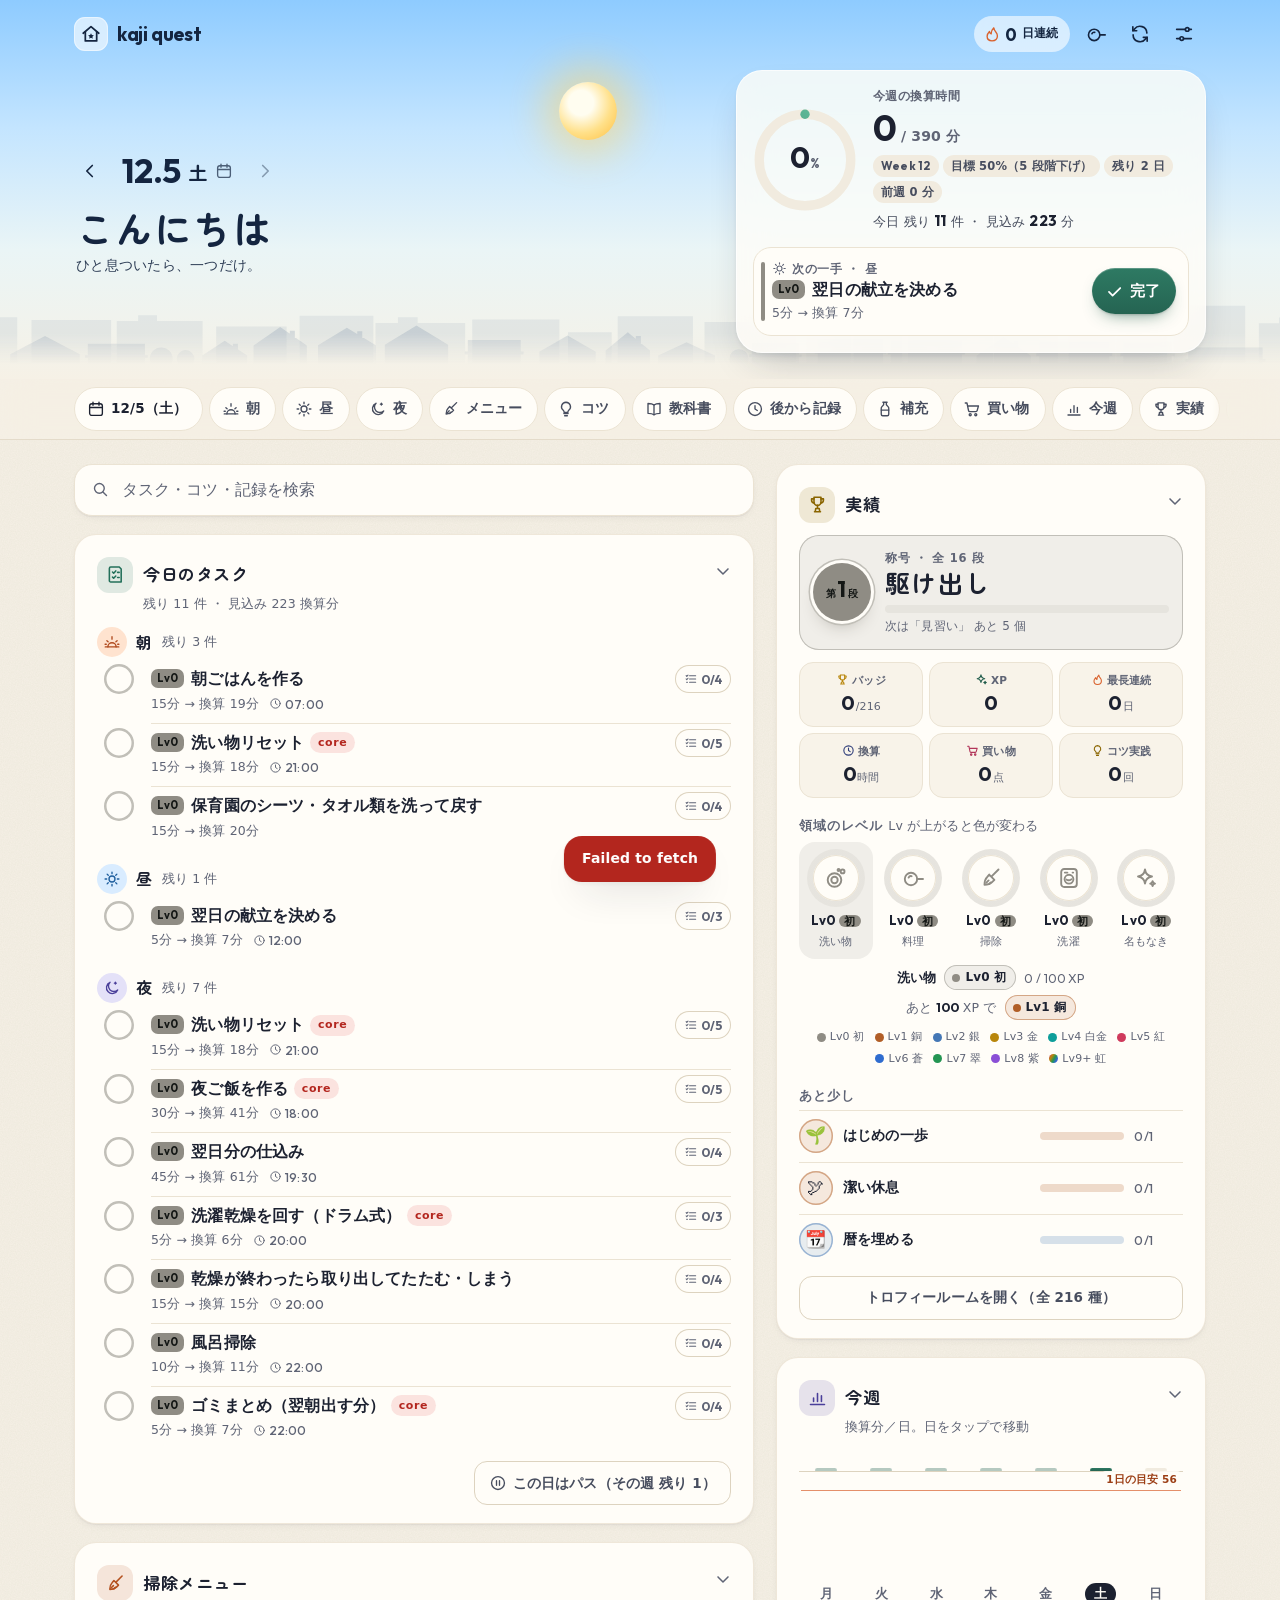
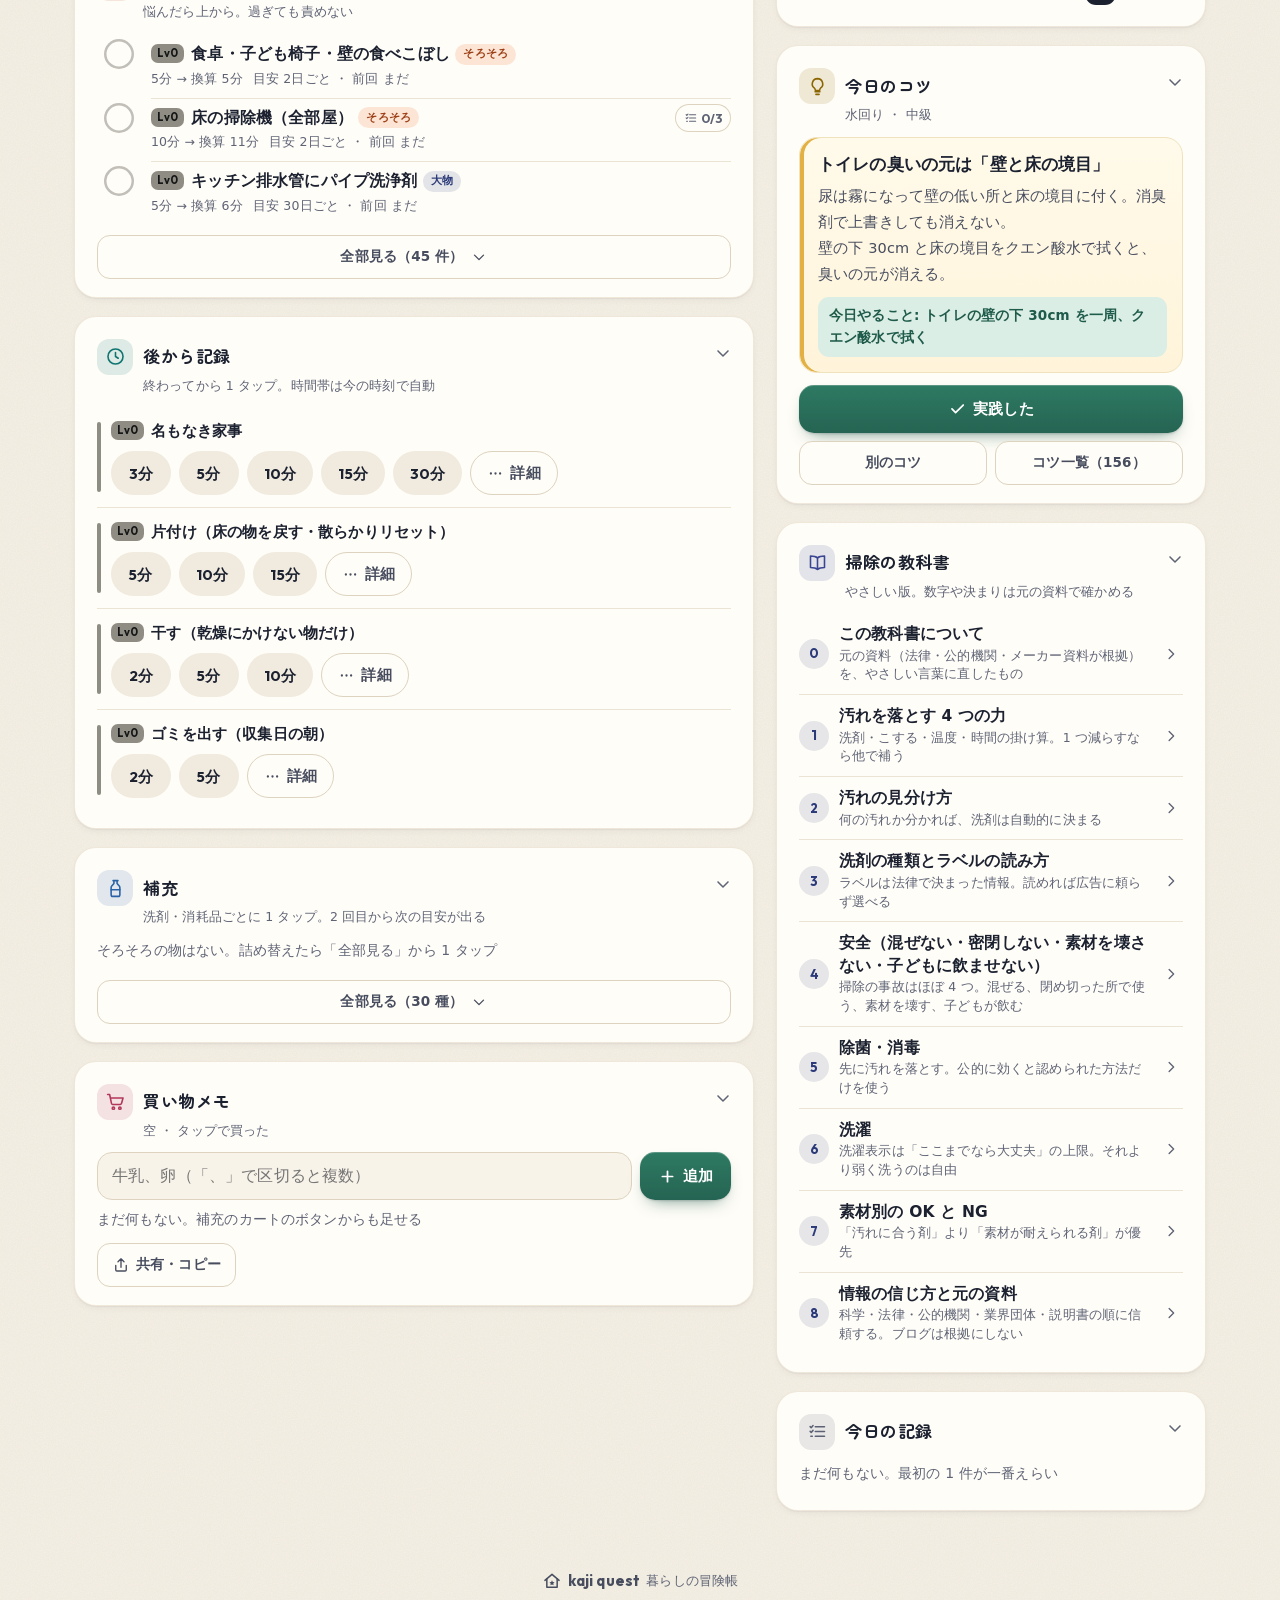
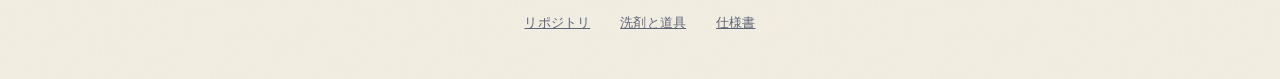
<file: index.html>
<!doctype html>
<html lang="ja">
<head>
<meta charset="utf-8">
<meta name="viewport" content="width=device-width, initial-scale=1, viewport-fit=cover">
<meta name="color-scheme" content="light dark">
<meta name="theme-color" content="#f6f1e6" media="(prefers-color-scheme: light)">
<meta name="theme-color" content="#0f1220" media="(prefers-color-scheme: dark)">
<meta name="description" content="家事を続けるための、ひとり用の冒険帳。1 タップで記録して、レベルと称号が育つ。">
<meta name="apple-mobile-web-app-capable" content="yes">
<meta name="apple-mobile-web-app-status-bar-style" content="default">
<meta name="apple-mobile-web-app-title" content="kaji quest">
<title>kaji quest — 暮らしの冒険帳</title>
<link rel="manifest" href="manifest.webmanifest">
<link rel="icon" href="icon.svg" type="image/svg+xml">
<link rel="apple-touch-icon" href="icon.svg">
<link rel="preload" href="fonts/outfit.woff2" as="font" type="font/woff2" crossorigin>
<link rel="preload" href="fonts/zen-maru-700.woff2" as="font" type="font/woff2" crossorigin>
<link rel="stylesheet" href="style.css">
</head>
<body>
<svg class="sprite" xmlns="http://www.w3.org/2000/svg" aria-hidden="true" focusable="false">
  <symbol id="i-logo" viewBox="0 0 24 24"><path d="M3.5 11.2 12 4l8.5 7.2"/><path d="M5.8 9.6v9.9h12.4V9.6"/><path d="m12 11.2.95 1.95 2.15.3-1.55 1.5.37 2.12L12 16.06l-1.92 1.01.37-2.12-1.55-1.5 2.15-.3z" fill="currentColor" stroke="none"/></symbol>
  <symbol id="i-sunrise" viewBox="0 0 24 24"><path d="M3 18.5h18"/><path d="M6.5 18.5a5.5 5.5 0 0 1 11 0"/><path d="M12 5v3.2M5.2 10.4l1.6 1.4M18.8 10.4l-1.6 1.4M2.8 15h1.6M19.6 15h1.6"/></symbol>
  <symbol id="i-sun" viewBox="0 0 24 24"><circle cx="12" cy="12" r="4"/><path d="M12 2.8v2.1M12 19.1v2.1M2.8 12h2.1M19.1 12h2.1M5.5 5.5 7 7M17 17l1.5 1.5M5.5 18.5 7 17M17 7l1.5-1.5"/></symbol>
  <symbol id="i-moon" viewBox="0 0 24 24"><path d="M19.6 14.6A7.8 7.8 0 1 1 9.4 4.4a6.3 6.3 0 0 0 10.2 10.2z"/><path d="M16.5 4.2v2.6M15.2 5.5h2.6" /></symbol>
  <symbol id="i-search" viewBox="0 0 24 24"><circle cx="10.8" cy="10.8" r="6.3"/><path d="m20 20-4.6-4.6"/></symbol>
  <symbol id="i-sliders" viewBox="0 0 24 24"><path d="M4 7h9.5M17.5 7H20M4 17h3.5M11.5 17H20"/><circle cx="15.5" cy="7" r="2"/><circle cx="9.5" cy="17" r="2"/></symbol>
  <symbol id="i-refresh" viewBox="0 0 24 24"><path d="M19.5 11A7.5 7.5 0 0 0 6 6.6L4.2 8.4"/><path d="M4.2 4.2v4.2h4.2"/><path d="M4.5 13A7.5 7.5 0 0 0 18 17.4l1.8-1.8"/><path d="M19.8 19.8v-4.2h-4.2"/></symbol>
  <symbol id="i-chev-l" viewBox="0 0 24 24"><path d="m14.5 18-6-6 6-6"/></symbol>
  <symbol id="i-chev-r" viewBox="0 0 24 24"><path d="m9.5 18 6-6-6-6"/></symbol>
  <symbol id="i-chev-d" viewBox="0 0 24 24"><path d="m6 9.5 6 6 6-6"/></symbol>
  <symbol id="i-flame" viewBox="0 0 24 24"><path d="M12 21.2c-3.8 0-6.5-2.6-6.5-6.3 0-2.6 1.5-4.6 3.1-6.3.25 1.7 1.1 2.8 2.3 3.3-.25-3.2 1.15-5.8 3.5-8.1.35 2.7 1.6 4.3 2.9 5.8 1.15 1.3 1.9 2.9 1.9 5.2 0 3.8-2.8 6.4-7.2 6.4z"/></symbol>
  <symbol id="i-trophy" viewBox="0 0 24 24"><path d="M8 3.8h8V9a4 4 0 0 1-8 0z"/><path d="M8 5.6H5.2v1.2A3.6 3.6 0 0 0 8.4 10.4M16 5.6h2.8v1.2a3.6 3.6 0 0 1-3.2 3.6"/><path d="M12 13v3.6M8.6 20.2h6.8M10 16.6h4l.6 3.6H9.4z"/></symbol>
  <symbol id="i-broom" viewBox="0 0 24 24"><path d="M19.5 3.5 12.6 10.4"/><path d="M10.2 8.6 15.4 13.8l-2.3 2.3c-1.7 1.7-4.6 2.6-7.6 2.6 0-3 .9-5.9 2.6-7.6z"/><path d="M7.4 16.6 9.6 14.4M10.2 18l1.6-1.6"/></symbol>
  <symbol id="i-pan" viewBox="0 0 24 24"><circle cx="10" cy="13" r="6.2"/><path d="M16.2 13H22"/><path d="M7.6 11.6a2.6 2.6 0 0 1 3-1.4"/></symbol>
  <symbol id="i-dish" viewBox="0 0 24 24"><circle cx="10.5" cy="14" r="6.8"/><circle cx="10.5" cy="14" r="3.2"/><circle cx="18.6" cy="5.4" r="1.9"/><circle cx="14.6" cy="3.9" r="1.05"/></symbol>
  <symbol id="i-washer" viewBox="0 0 24 24"><rect x="4.2" y="3" width="15.6" height="18" rx="3"/><circle cx="12" cy="13.2" r="4.4"/><path d="M7.8 6.6h2.6M15.6 6.6h.6"/><path d="M9.6 13.6c.9.9 3.9.9 4.8-.4" /></symbol>
  <symbol id="i-sparkle" viewBox="0 0 24 24"><path d="M11 3.5c.6 4.3 2.8 6.4 7 7-4.2.6-6.4 2.8-7 7-.6-4.2-2.7-6.4-7-7 4.3-.6 6.4-2.7 7-7z"/><path d="M18.6 15.2c.25 1.5.95 2.2 2.4 2.4-1.45.25-2.15.95-2.4 2.4-.25-1.45-.9-2.15-2.4-2.4 1.5-.2 2.15-.9 2.4-2.4z"/></symbol>
  <symbol id="i-bulb" viewBox="0 0 24 24"><path d="M9.2 18h5.6M10.2 21h3.6"/><path d="M12 3a6 6 0 0 0-3.7 10.7c.65.55 1.05 1.25 1.15 2.05l.1.75h4.9l.1-.75c.1-.8.5-1.5 1.15-2.05A6 6 0 0 0 12 3z"/></symbol>
  <symbol id="i-book" viewBox="0 0 24 24"><path d="M12 6.6C10.2 5.1 7.7 4.6 4 4.6v13.2c3.7 0 6.2.5 8 2 1.8-1.5 4.3-2 8-2V4.6c-3.7 0-6.2.5-8 2z"/><path d="M12 6.6v13.2"/></symbol>
  <symbol id="i-clock" viewBox="0 0 24 24"><circle cx="12" cy="12" r="8.6"/><path d="M12 7.4V12l3.1 2"/></symbol>
  <symbol id="i-bottle" viewBox="0 0 24 24"><path d="M9.2 3h5.6M10.2 3v3.3L7.7 9.1A3 3 0 0 0 7 11v8a2 2 0 0 0 2 2h6a2 2 0 0 0 2-2v-8a3 3 0 0 0-.7-1.9l-2.5-2.8V3"/><path d="M7 13.4h10"/></symbol>
  <symbol id="i-cart" viewBox="0 0 24 24"><path d="M3 4h2.3l2.1 10.1a1.6 1.6 0 0 0 1.6 1.3h8.3a1.6 1.6 0 0 0 1.55-1.2L20.6 8H6.2"/><circle cx="9.6" cy="19.6" r="1.35"/><circle cx="17" cy="19.6" r="1.35"/></symbol>
  <symbol id="i-chart" viewBox="0 0 24 24"><path d="M4 20h16"/><path d="M7.5 16.5v-4M12 16.5V7.5M16.5 16.5V10"/></symbol>
  <symbol id="i-list" viewBox="0 0 24 24"><path d="M9.5 6.5H20M9.5 12H20M9.5 17.5H20"/><path d="m3.6 6.4 1.2 1.2 2.1-2.4M3.6 11.9l1.2 1.2 2.1-2.4M4.4 17.5h1.6"/></symbol>
  <symbol id="i-quest" viewBox="0 0 24 24"><path d="M6.5 3.5h9.8l2.2 2.2v14.8H6.5a1.5 1.5 0 0 1-1.5-1.5V5a1.5 1.5 0 0 1 1.5-1.5z"/><path d="m8.6 9.2 1.3 1.3 2.4-2.6M8.6 15l1.3 1.3 2.4-2.6M14.4 9.6h1.8M14.4 15.4h1.8"/></symbol>
  <symbol id="i-check" viewBox="0 0 24 24"><path d="m5 12.6 4.6 4.6L19.2 7.6"/></symbol>
  <symbol id="i-plus" viewBox="0 0 24 24"><path d="M12 5.5v13M5.5 12h13"/></symbol>
  <symbol id="i-x" viewBox="0 0 24 24"><path d="m6.5 6.5 11 11M17.5 6.5l-11 11"/></symbol>
  <symbol id="i-undo" viewBox="0 0 24 24"><path d="M9 14 4 9l5-5"/><path d="M4 9h10.5a5.5 5.5 0 0 1 0 11H11"/></symbol>
  <symbol id="i-dots" viewBox="0 0 24 24"><circle cx="5.5" cy="12" r="1.6" fill="currentColor" stroke="none"/><circle cx="12" cy="12" r="1.6" fill="currentColor" stroke="none"/><circle cx="18.5" cy="12" r="1.6" fill="currentColor" stroke="none"/></symbol>
  <symbol id="i-calendar" viewBox="0 0 24 24"><rect x="3.5" y="5" width="17" height="15.5" rx="3"/><path d="M3.5 10h17M8 3v4M16 3v4"/></symbol>
  <symbol id="i-share" viewBox="0 0 24 24"><path d="M12 15V3.8M8 7.6l4-3.8 4 3.8"/><path d="M5 12.5v6A1.5 1.5 0 0 0 6.5 20h11a1.5 1.5 0 0 0 1.5-1.5v-6"/></symbol>
  <symbol id="i-trash" viewBox="0 0 24 24"><path d="M4 7h16M10 11v6M14 11v6"/><path d="m6 7 1 12.4A1.6 1.6 0 0 0 8.6 21h6.8a1.6 1.6 0 0 0 1.6-1.6L18 7"/><path d="M9 7V4.6h6V7"/></symbol>
  <symbol id="i-pause" viewBox="0 0 24 24"><circle cx="12" cy="12" r="8.6"/><path d="M10 9v6M14 9v6"/></symbol>
  <symbol id="i-arrow-up" viewBox="0 0 24 24"><path d="M12 19V5M6 11l6-6 6 6"/></symbol>
</svg>
<a class="skip" href="#tasks">タスクへ移動</a>

<header class="hero" id="hero" data-slot="morning">
  <div class="sky" aria-hidden="true">
    <div class="stars"></div>
    <div class="orb"></div>
  </div>
  <div class="hero-in">
    <div class="appbar">
      <a class="brand" href="#hero" aria-label="kaji quest のいちばん上へ"><span class="logo"><svg class="ic"><use href="#i-logo"/></svg></span><span class="wordmark">kaji quest</span></a>
      <div class="tools">
        <span class="streak" id="streak" title="連続で記録した日数">—</span>
        <a class="icon-btn" href="https://peirin1230-ship-it.github.io/recipi/" aria-label="recipi を開く" title="recipi（今夜の一皿）"><svg class="ic"><use href="#i-pan"/></svg></a>
        <button class="icon-btn" id="btn-reload" aria-label="更新" title="更新"><svg class="ic"><use href="#i-refresh"/></svg></button>
        <button class="icon-btn" id="btn-settings" aria-label="設定" title="設定"><svg class="ic"><use href="#i-sliders"/></svg></button>
      </div>
    </div>
    <div class="datebar">
      <button class="icon-btn" id="btn-date-prev" aria-label="前の日"><svg class="ic"><use href="#i-chev-l"/></svg></button>
      <label class="date-pick" id="date-pick" title="日付を選ぶ"><span class="date-big" id="date-big">—</span><span class="dow" id="date-dow"></span><svg class="ic cal"><use href="#i-calendar"/></svg><input type="date" id="date-input" aria-label="日付を選ぶ"></label>
      <button class="icon-btn" id="btn-date-next" aria-label="次の日"><svg class="ic"><use href="#i-chev-r"/></svg></button>
      <button class="today-btn" id="btn-today" hidden>今日へ</button>
    </div>
    <h1 class="greet"><span id="greet">kaji quest</span><small id="greet-sub">暮らしの冒険帳</small></h1>
    <svg class="town" aria-hidden="true" focusable="false" viewBox="0 0 1200 64" preserveAspectRatio="xMidYMax slice"><path class="town-b" d="M-10 15.1h35.5v48.9h-35.5zM30 20.3h37.1v43.7h-37.1zM39.2 16.3h8.2v4h-8.2zM70.3 17.3h50.1v46.7h-50.1zM126.8 21h40v43h-40zM176.7 23h55.4v41h-55.4zM236 23.7h59.7v40.3h-59.7zM250.9 19.7h13.1v4h-13.1zM305.2 27.4h49v36.6h-49zM363.2 20h51.3v44h-51.3zM416 25.1h62.4v38.9h-62.4zM431.6 21.1h13.7v4h-13.7zM483.3 22.6h60.6v41.4h-60.6zM549.9 31.4h30.4v32.6h-30.4zM584.5 20.3h52.3v43.7h-52.3zM644.9 24.3h63.7v39.7h-63.7zM715.7 27.9h30.9v36.1h-30.9zM748.6 24.7h33.8v39.3h-33.8zM786.4 23.7h59.2v40.3h-59.2zM846.3 20.7h44.4v43.3h-44.4zM898.2 26.3h32.5v37.7h-32.5zM920.9 17.3h1.2v9h-1.2zM931.4 29.8h35.4v34.2h-35.4zM971.2 13.1h49.8v50.9h-49.8zM1030.5 25.3h56.5v38.7h-56.5zM1044.6 21.3h12.4v4h-12.4zM1094.1 25.7h34.2v38.3h-34.2zM1118.1 16.7h1.2v9h-1.2zM1129.3 23.7h31.4v40.3h-31.4zM1169.5 33.5h50.5v30.5h-50.5zM1182.1 29.5h11.1v4h-11.1z"/><path class="town-w" d="M1 36.1h2.6v3.2h-2.6zM15 28.1h2.6v3.2h-2.6zM34 33.3h2.6v3.2h-2.6zM34 41.3h2.6v3.2h-2.6zM41 25.3h2.6v3.2h-2.6zM41 41.3h2.6v3.2h-2.6zM48 25.3h2.6v3.2h-2.6zM55 25.3h2.6v3.2h-2.6zM55 41.3h2.6v3.2h-2.6zM74.3 30.3h2.6v3.2h-2.6zM81.3 22.3h2.6v3.2h-2.6zM88.3 22.3h2.6v3.2h-2.6zM88.3 38.3h2.6v3.2h-2.6zM95.3 22.3h2.6v3.2h-2.6zM102.3 22.3h2.6v3.2h-2.6zM109.3 30.3h2.6v3.2h-2.6zM130.8 26h2.6v3.2h-2.6zM137.8 26h2.6v3.2h-2.6zM137.8 42h2.6v3.2h-2.6zM151.8 26h2.6v3.2h-2.6zM151.8 34h2.6v3.2h-2.6zM187.7 36h2.6v3.2h-2.6zM254 28.7h2.6v3.2h-2.6zM261 36.7h2.6v3.2h-2.6zM268 28.7h2.6v3.2h-2.6zM282 28.7h2.6v3.2h-2.6zM309.2 40.4h2.6v3.2h-2.6zM374.2 25h2.6v3.2h-2.6zM374.2 33h2.6v3.2h-2.6zM381.2 33h2.6v3.2h-2.6zM388.2 25h2.6v3.2h-2.6zM388.2 41h2.6v3.2h-2.6zM395.2 25h2.6v3.2h-2.6zM420 30.1h2.6v3.2h-2.6zM420 38.1h2.6v3.2h-2.6zM427 30.1h2.6v3.2h-2.6zM427 38.1h2.6v3.2h-2.6zM462 38.1h2.6v3.2h-2.6zM469 30.1h2.6v3.2h-2.6zM588.5 41.3h2.6v3.2h-2.6zM609.5 25.3h2.6v3.2h-2.6zM655.9 29.3h2.6v3.2h-2.6zM662.9 37.3h2.6v3.2h-2.6zM669.9 29.3h2.6v3.2h-2.6zM676.9 29.3h2.6v3.2h-2.6zM683.9 29.3h2.6v3.2h-2.6zM726.7 40.9h2.6v3.2h-2.6zM733.7 32.9h2.6v3.2h-2.6zM759.6 29.7h2.6v3.2h-2.6zM766.6 37.7h2.6v3.2h-2.6zM804.4 36.7h2.6v3.2h-2.6zM818.4 28.7h2.6v3.2h-2.6zM850.3 25.7h2.6v3.2h-2.6zM850.3 33.7h2.6v3.2h-2.6zM857.3 25.7h2.6v3.2h-2.6zM864.3 25.7h2.6v3.2h-2.6zM871.3 33.7h2.6v3.2h-2.6zM871.3 41.7h2.6v3.2h-2.6zM902.2 39.3h2.6v3.2h-2.6zM935.4 42.8h2.6v3.2h-2.6zM942.4 42.8h2.6v3.2h-2.6zM949.4 34.8h2.6v3.2h-2.6zM956.4 34.8h2.6v3.2h-2.6zM956.4 42.8h2.6v3.2h-2.6zM975.2 18.1h2.6v3.2h-2.6zM982.2 42.1h2.6v3.2h-2.6zM989.2 18.1h2.6v3.2h-2.6zM989.2 34.1h2.6v3.2h-2.6zM1003.2 26.1h2.6v3.2h-2.6zM1010.2 18.1h2.6v3.2h-2.6zM1010.2 42.1h2.6v3.2h-2.6zM1048.5 30.3h2.6v3.2h-2.6zM1055.5 38.3h2.6v3.2h-2.6zM1062.5 30.3h2.6v3.2h-2.6zM1105.1 30.7h2.6v3.2h-2.6zM1119.1 30.7h2.6v3.2h-2.6z"/><path class="town-f" d="M-10 56h1220v8h-1220zM-6 64V45.8l22.9 -12.9l22.9 12.9V64zM25.2 35.5h3.5v6.4h-3.5zM45.3 50a6.7 6.7 0 1 1 13.4 0a6.7 6.7 0 1 1 -13.4 0zM51 50h2v8h-2zM62 41.1h36.6v22.9h-36.6zM60 49.1h40.6v2h-40.6zM104.9 64V47.7l21.8 -11.5l21.8 11.5V64zM161.9 64V46.8l24.2 -12.7l24.2 12.7V64zM215.9 39.4h39.7v24.6h-39.7zM213.9 47.4h43.7v2h-43.7zM259 50a7.9 7.9 0 1 1 15.9 0a7.9 7.9 0 1 1 -15.9 0zM265.9 50h2v8h-2zM277.8 50a6.1 6.1 0 1 1 12.2 0a6.1 6.1 0 1 1 -12.2 0zM282.9 50h2v8h-2zM295.5 64V47.7l15.6 -10.3l15.6 10.3V64zM316.8 39.5h3.5v5.1h-3.5zM331.2 64V40.7l18.5 -12.8l18.5 12.8V64zM356.4 30.5h3.5v6.4h-3.5zM376 64V40.5l20.1 -12.1l20.1 12.1V64zM403.3 30.8h3.5v6.1h-3.5zM422.5 64V40.2l22 -13.4l22 13.4V64zM480.2 36.9h36.8v27.1h-36.8zM478.2 44.9h40.8v2h-40.8zM530 64V45.1l19.6 -11.4l19.6 11.4V64zM576.1 64V44.2l15.4 -12.8l15.4 12.8V64zM597.1 34h3.5v6.4h-3.5zM612.7 64V47.6l19.7 -9.1l19.7 9.1V64zM662.2 50a6.6 6.6 0 1 1 13.3 0a6.6 6.6 0 1 1 -13.3 0zM667.8 50h2v8h-2zM677.8 38.9h32.7v25.1h-32.7zM675.8 46.9h36.7v2h-36.7zM723.6 36.2h45.5v27.8h-45.5zM721.6 44.2h49.5v2h-49.5zM774.4 37h49.6v27h-49.6zM772.4 45h53.6v2h-53.6zM834.1 64V47.8l18.9 -13.2l18.9 13.2V64zM859.8 37.2h3.5v6.6h-3.5zM877.7 38.1h48.8v25.9h-48.8zM875.7 46.1h52.8v2h-52.8zM936.2 38.1h33.7v25.9h-33.7zM934.2 46.1h37.7v2h-37.7zM981.4 42.1h51.7v21.9h-51.7zM979.4 50.1h55.7v2h-55.7zM1046.2 50a8.9 8.9 0 1 1 17.7 0a8.9 8.9 0 1 1 -17.7 0zM1054.1 50h2v8h-2zM1069.3 64V46.9l15.1 -9.8l15.1 9.8V64zM1089.9 39.1h3.5v4.9h-3.5zM1113.4 50a6.8 6.8 0 1 1 13.7 0a6.8 6.8 0 1 1 -13.7 0zM1119.2 50h2v8h-2zM1129.9 38.4h40v25.6h-40zM1127.9 46.4h44v2h-44zM1179.8 50a7.1 7.1 0 1 1 14.3 0a7.1 7.1 0 1 1 -14.3 0zM1186 50h2v8h-2zM1196.4 64V46l18.8 -11.9l18.8 11.9V64z"/><path class="town-w" d="M22.6 48.8h4v4.5h-4zM67 54.1h26.6v4h-26.6zM117.5 50.7h4v4.5h-4zM132 50.7h4v4.5h-4zM176 49.8h4v4.5h-4zM192.1 49.8h4v4.5h-4zM220.9 52.4h29.7v4h-29.7zM309.2 50.7h4v4.5h-4zM347.7 43.7h4v4.5h-4zM387.4 43.5h4v4.5h-4zM400.7 43.5h4v4.5h-4zM435.2 43.2h4v4.5h-4zM449.9 43.2h4v4.5h-4zM485.2 49.9h26.8v4h-26.8zM547.6 48.1h4v4.5h-4zM589.5 47.2h4v4.5h-4zM682.8 51.9h22.7v4h-22.7zM728.6 49.2h35.5v4h-35.5zM779.4 50h39.6v4h-39.6zM851 50.8h4v4.5h-4zM882.7 51.1h38.8v4h-38.8zM941.2 51.1h23.7v4h-23.7zM986.4 55.1h41.7v4h-41.7zM1082.4 49.9h4v4.5h-4zM1134.9 51.4h30v4h-30zM1213.2 49h4v4.5h-4z"/></svg>
    <section class="hero-card" id="progress" aria-label="今週の進みと次の一手"><div class="skel skel-hero"></div></section>
  </div>
</header>

<nav class="nav" id="nav" aria-label="ページ内の移動">
  <div class="nav-in">
    <button class="nav-chip nav-date" id="nav-date" data-go="top" title="いちばん上へ">—</button>
    <button class="nav-chip" data-go="slot-morning" data-fallback="tasks"><svg class="ic"><use href="#i-sunrise"/></svg>朝</button>
    <button class="nav-chip" data-go="slot-noon" data-fallback="tasks"><svg class="ic"><use href="#i-sun"/></svg>昼</button>
    <button class="nav-chip" data-go="slot-night" data-fallback="tasks"><svg class="ic"><use href="#i-moon"/></svg>夜</button>
    <button class="nav-chip" data-go="menu"><svg class="ic"><use href="#i-broom"/></svg>メニュー</button>
    <button class="nav-chip" data-go="tip"><svg class="ic"><use href="#i-bulb"/></svg>コツ</button>
    <button class="nav-chip" data-go="basics"><svg class="ic"><use href="#i-book"/></svg>教科書</button>
    <button class="nav-chip" data-go="quick"><svg class="ic"><use href="#i-clock"/></svg>後から記録</button>
    <button class="nav-chip" data-go="refill"><svg class="ic"><use href="#i-bottle"/></svg>補充</button>
    <button class="nav-chip" data-go="shopping"><svg class="ic"><use href="#i-cart"/></svg>買い物</button>
    <button class="nav-chip" data-go="week"><svg class="ic"><use href="#i-chart"/></svg>今週</button>
    <button class="nav-chip" data-go="achievements"><svg class="ic"><use href="#i-trophy"/></svg>実績</button>
    <button class="nav-chip" data-go="today-log"><svg class="ic"><use href="#i-list"/></svg>記録</button>
  </div>
</nav>
<script>
  /* 最初の描画から「今の時刻の空・あいさつ・日付（見出しとナビ）」を出す（app.js の読み込みを待たない）。
     時間帯の区切り（4・11・17 時）、夕焼け（16〜19 時）、弧、あいさつは app.js の SLOTS / renderSky と同じにしておく */
  (function () {
    try {
      var p = {}; new Intl.DateTimeFormat('en-CA', { timeZone: 'Asia/Tokyo', year: 'numeric', month: '2-digit', day: '2-digit', hour: '2-digit', minute: '2-digit', hourCycle: 'h23' }).formatToParts(new Date()).forEach(function (x) { p[x.type] = x.value; });
      var h = +p.hour + p.minute / 60, hh = +p.hour < 4 ? +p.hour + 24 : +p.hour;
      var slot = hh < 11 ? 'morning' : hh < 17 ? 'noon' : 'night', sky = h >= 16 && h < 19 ? 'dusk' : slot;
      var hero = document.getElementById('hero'); hero.dataset.slot = slot; hero.dataset.sky = sky;
      var f = h >= 5 && h < 19 ? (h - 5) / 14 : ((h - 19) % 24 + 24) % 24 / 10;
      hero.style.setProperty('--fx', f.toFixed(3)); hero.style.setProperty('--fy', Math.sin(Math.PI * f).toFixed(3));
      var G = { morning: ['おはよう', '小さく始めれば、それで十分。'], noon: ['こんにちは', 'ひと息ついたら、一つだけ。'], night: ['おつかれさま', '今日の分は、ここまででも大丈夫。'] }[slot];
      document.getElementById('greet').textContent = G[0]; document.getElementById('greet-sub').textContent = G[1];
      document.getElementById('date-big').textContent = +p.month + '.' + +p.day;
      var dow = '日月火水木金土'.charAt(new Date(p.year + '-' + p.month + '-' + p.day + 'T00:00:00Z').getUTCDay());
      document.getElementById('date-dow').textContent = dow;
      document.getElementById('nav-date').innerHTML = '<svg class="ic" aria-hidden="true"><use href="#i-calendar"/></svg>' + +p.month + '/' + +p.day + '（' + dow + '）';
      var TOP = { morning: ['#ffc9a3', '#4a2e3a'], noon: ['#8ecbff', '#1b3f70'], dusk: ['#f59a78', '#3b2350'], night: ['#161b4a', '#060920'] }[sky];
      document.querySelectorAll('meta[name="theme-color"]').forEach(function (el, i) { el.setAttribute('content', TOP[i] || TOP[0]); });
    } catch (e) {}
  })();
</script>

<main id="app">
  <div class="col col-a">
    <section class="search" id="search" role="search">
      <label class="search-box"><svg class="ic"><use href="#i-search"/></svg><input type="search" id="q" placeholder="タスク・コツ・記録を検索" aria-label="検索" autocomplete="off" autocapitalize="off"></label>
      <div id="search-results"></div>
    </section>
    <section class="card" id="tasks"><div class="skel skel-title"></div><div class="skel skel-row"></div><div class="skel skel-row"></div><div class="skel skel-row"></div></section>
    <section class="card" id="menu"></section>
    <section class="card" id="quick"></section>
    <section class="card" id="refill"></section>
    <section class="card" id="shopping"></section>
  </div>
  <div class="col col-b">
    <section class="card" id="achievements"></section>
    <section class="card" id="week"></section>
    <section class="card" id="tip"></section>
    <section class="card" id="basics"></section>
    <section class="card" id="today-log"></section>
  </div>
</main>

<footer class="foot">
  <div class="foot-brand"><svg class="ic"><use href="#i-logo"/></svg>kaji quest <span>暮らしの冒険帳</span></div>
  <div class="foot-links">
    <a id="repo-link" href="#" target="_blank" rel="noopener">リポジトリ</a>
    <a id="supplies-link" href="#" target="_blank" rel="noopener">洗剤と道具</a>
    <a id="spec-link" href="#" target="_blank" rel="noopener">仕様書</a>
  </div>
</footer>

<dialog id="dlg-detail" class="sheet" aria-labelledby="detail-title">
  <div class="grab" aria-hidden="true"></div>
  <h3><span id="detail-title"></span> <span class="sub" id="detail-w"></span></h3>
  <div class="field" id="detail-check-wrap">
    <label>やること</label>
    <ul class="check" id="detail-check"></ul>
  </div>
  <div class="field" id="detail-tip-wrap" hidden>
    <label><svg class="ic"><use href="#i-bulb"/></svg> コツ</label>
    <div class="tip" id="detail-tip"></div>
    <label class="chk"><input type="checkbox" id="detail-tip-practiced"> このコツを実践した</label>
  </div>
  <div class="field">
    <label>所要時間</label>
    <div class="chips" id="detail-minutes"></div>
    <input type="number" id="detail-custom" inputmode="numeric" min="1" max="600" placeholder="それ以外なら分を入力" aria-label="所要時間（分）">
  </div>
  <div class="field">
    <label>時間帯</label>
    <div class="chips" id="detail-slot"></div>
  </div>
  <div class="field">
    <label>気分（任意）</label>
    <div class="chips" id="detail-mood"></div>
  </div>
  <div class="field">
    <label for="detail-note">気づき（1行・任意）</label>
    <input type="text" id="detail-note" maxlength="140" placeholder="先に鍋を浸けておくと早い">
  </div>
  <div class="actions sheet-actions">
    <button type="button" class="ghost" id="detail-cancel">やめる</button>
    <button type="button" class="ghost" id="detail-partial">70点で完了</button>
    <button type="button" class="primary" id="detail-done">完了</button>
  </div>
  <div class="danger-row">
    <button type="button" class="ghost tiny danger" id="detail-delete">このタスクを削除…</button>
    <div class="delete-panel" id="detail-delete-panel" hidden>
      <p class="help small">ページから消すだけで、これまでの記録は残る。設定の「削除したタスク」からいつでも戻せる。</p>
      <div class="actions left">
        <button type="button" class="ghost small" id="detail-delete-slot" hidden>この欄からだけ消す</button>
        <button type="button" class="ghost small danger" id="detail-delete-all">削除（記録は残る）</button>
        <button type="button" class="ghost small" id="detail-delete-cancel">やめる</button>
      </div>
    </div>
  </div>
</dialog>

<dialog id="dlg-settings" class="sheet" aria-labelledby="settings-title">
  <div class="grab" aria-hidden="true"></div>
  <h3 id="settings-title">設定</h3>
  <p class="help">記録を書き込むには GitHub のトークンが要る（初回だけ）。<br>
    <a href="https://github.com/settings/personal-access-tokens/new" target="_blank" rel="noopener">Fine-grained token を作る</a>
    → Repository access: <b>Only select repositories → kaji-quest</b> ／ Permissions: <b>Contents → Read and write</b></p>
  <label class="field-label" for="token">トークン</label>
  <input id="token" type="password" autocomplete="off" autocapitalize="off" spellcheck="false" placeholder="github_pat_…">
  <div class="status" id="settings-status" role="status"></div>
  <div class="actions">
    <button type="button" class="ghost" id="settings-close">閉じる</button>
    <button type="button" class="ghost" id="settings-test">確認</button>
    <button type="button" class="primary" id="settings-save">保存</button>
  </div>
  <p class="help small">トークンはこの端末のブラウザにだけ保存され、GitHub API 以外には送らない。</p>
  <div class="field">
    <label class="field-label">削除したタスク（「戻す」でページに戻る。一覧は prefs.json に保存）</label>
    <ul class="hidden-list" id="hidden-list"></ul>
  </div>
</dialog>

<div id="celebrate" class="celebrate" hidden></div>
<div id="toast" class="toast" role="status" aria-live="polite" hidden></div>
<script src="app.js" defer></script>
</body>
</html>
</file>
<file: style.css>
/* kaji quest — 暮らしの冒険帳
   デザインの決まり: 紙の地・墨の文字・苔の緑（操作）・柿の橙（強調）・藍（夜）。見出しは丸ゴシック、数字は Outfit。
   色はすべてトークン（:root）で持ち、ダークは同じ役割の別の値。レベルの段の色は --rk0〜8（検証済み）。
   丸ゴシック（fonts/zen-maru-700.woff2）は決まった見出しの文字だけを切り出したもの。コツの題名など中身が変わる文字には使わない */

@font-face { font-family: "Outfit"; src: url("fonts/outfit.woff2") format("woff2"); font-weight: 400 800; font-display: swap; }
@font-face { font-family: "Zen Maru Gothic"; src: url("fonts/zen-maru-700.woff2") format("woff2"); font-weight: 700; font-display: swap; }

:root {
  color-scheme: light;
  --paper: #f6f1e6; --paper-2: #efe7d6; --card: #fffdf8; --card-2: #f8f3e9;
  --text: #1c2130; --text-2: #474d5e; --muted: #5f6475; --line: #ebe3d3; --line-2: #ddd3bf;
  --primary: #256452; --primary-2: #2e7a63; --primary-ink: #fff; --primary-soft: #dbeee5; --primary-text: #1f5b4a;
  --accent: #d9622e; --accent-ink: #9c3f16; --accent-soft: #fde5d6;
  --indigo: #2b3a78; --danger: #b3261e; --danger-soft: #fbe3df;
  --chip: #f1ebdf; --chip-2: #e8e0cf;
  --shadow-1: 0 1px 1px rgba(28, 33, 48, .04), 0 3px 10px -4px rgba(28, 33, 48, .10);
  --shadow-2: 0 2px 4px rgba(28, 33, 48, .05), 0 18px 40px -18px rgba(28, 33, 48, .32);
  --radius: 22px;
  --font: system-ui, -apple-system, BlinkMacSystemFont, "Hiragino Sans", "Hiragino Kaku Gothic ProN", "Noto Sans JP", "Yu Gothic UI", sans-serif;   /* 端末の標準書体を先に（無い書体名を順に探す手間を省く） */
  --font-display: "Zen Maru Gothic", var(--font);
  --font-num: "Outfit", var(--font);
  --ease: cubic-bezier(.2, .8, .2, 1); --spring: cubic-bezier(.34, 1.56, .64, 1);
  --grain: url("data:image/svg+xml,%3Csvg xmlns='http://www.w3.org/2000/svg' width='180' height='180'%3E%3Cfilter id='n'%3E%3CfeTurbulence type='fractalNoise' baseFrequency='.85' numOctaves='2' stitchTiles='stitch'/%3E%3CfeColorMatrix values='0 0 0 0 .2 0 0 0 0 .16 0 0 0 0 .1 0 0 0 .07 0'/%3E%3C/filter%3E%3Crect width='100%25' height='100%25' filter='url(%23n)'/%3E%3C/svg%3E");
}
@media (prefers-color-scheme: dark) {
  :root {
    color-scheme: dark;
    --paper: #0e1120; --paper-2: #0a0d19; --card: #171b2b; --card-2: #1d2235;
    --text: #eef0f7; --text-2: #c8ccd9; --muted: #a3a9bb; --line: #262c40; --line-2: #333a54;
    --primary: #5cc0a0; --primary-2: #77cfb2; --primary-ink: #08140f; --primary-soft: #1b3a32; --primary-text: #7fd6b9;
    --accent: #ff8d5c; --accent-ink: #ffb390; --accent-soft: #3a2418;
    --indigo: #aab6ff; --danger: #ff9a90; --danger-soft: #3b1f1f;
    --chip: #222839; --chip-2: #2a3046;
    --shadow-1: 0 1px 1px rgba(0, 0, 0, .25), 0 4px 14px -6px rgba(0, 0, 0, .5);
    --shadow-2: 0 2px 6px rgba(0, 0, 0, .3), 0 22px 48px -20px rgba(0, 0, 0, .7);
    --grain: url("data:image/svg+xml,%3Csvg xmlns='http://www.w3.org/2000/svg' width='180' height='180'%3E%3Cfilter id='n'%3E%3CfeTurbulence type='fractalNoise' baseFrequency='.85' numOctaves='2' stitchTiles='stitch'/%3E%3CfeColorMatrix values='0 0 0 0 1 0 0 0 0 1 0 0 0 0 1 0 0 0 .035 0'/%3E%3C/filter%3E%3Crect width='100%25' height='100%25' filter='url(%23n)'/%3E%3C/svg%3E");
  }
}

/* ---- 基本 ---- */
* { box-sizing: border-box; }
html { -webkit-text-size-adjust: 100%; scroll-padding-top: 72px; }
body {
  margin: 0; color: var(--text); background: var(--paper) var(--grain); background-size: 180px 180px;
  font: 15.5px/1.6 var(--font); font-feature-settings: "palt" 1; letter-spacing: .01em;
  -webkit-font-smoothing: antialiased; text-rendering: optimizeLegibility;
}
::selection { background: color-mix(in srgb, var(--accent) 30%, transparent); }
a { color: var(--primary-text); }
button, input, select, textarea { font: inherit; color: inherit; letter-spacing: inherit; }
button { cursor: pointer; -webkit-tap-highlight-color: transparent; }
button:disabled { opacity: .4; cursor: default; }
:focus-visible { outline: 3px solid color-mix(in srgb, var(--primary) 60%, transparent); outline-offset: 2px; border-radius: 12px; }
.sprite { position: absolute; width: 0; height: 0; overflow: hidden; }
.ic { width: 1.2em; height: 1.2em; flex-shrink: 0; fill: none; stroke: currentColor; stroke-width: 1.8; stroke-linecap: round; stroke-linejoin: round; vertical-align: -.22em; }
.skip { position: absolute; left: 12px; top: -60px; z-index: 60; background: var(--text); color: var(--card); padding: 10px 14px; border-radius: 12px; text-decoration: none; font-weight: 700; }
.skip:focus { top: 12px; }
.sub { color: var(--muted); font-size: 12.5px; font-weight: 500; letter-spacing: .01em; }
.num { font-family: var(--font-num); font-feature-settings: normal; letter-spacing: -.01em; }
.empty { color: var(--muted); font-size: 14px; margin: 8px 0; }
.note { color: var(--muted); font-size: 12.5px; }

/* ---- 空の見出し（時刻で変わる: 朝 / 昼 / 夜） ---- */
.hero { position: relative; overflow: hidden; isolation: isolate; color: var(--sky-ink); padding-top: env(safe-area-inset-top); }
.hero[data-slot="morning"] { --sky: linear-gradient(180deg, #ffc9a3 0%, #ffdcb8 30%, #ffeed8 62%, var(--paper) 100%); --sky-ink: #3b261c; --orb: radial-gradient(circle at 38% 36%, #fff8df 0 22%, #ffc27a 55%, #ff9150 100%); --glow: rgba(255, 150, 90, .55); --town: rgba(132, 74, 48, .15); --town-b: rgba(150, 92, 62, .08); --win: transparent; --chip-sky: rgba(255, 255, 255, .62); }
.hero[data-slot="noon"] { --sky: linear-gradient(180deg, #8ecbff 0%, #c4e5ff 34%, #eaf5f6 66%, var(--paper) 100%); --sky-ink: #142540; --orb: radial-gradient(circle at 38% 36%, #fffdf0 0 24%, #ffe089 58%, #ffbe3c 100%); --glow: rgba(255, 214, 110, .6); --town: rgba(38, 72, 120, .14); --town-b: rgba(38, 72, 120, .07); --win: transparent; --chip-sky: rgba(255, 255, 255, .6); }
.hero[data-slot="night"] { --sky: linear-gradient(180deg, #161b4a 0%, #2f2c6c 36%, #6f5690 66%, var(--paper) 100%); --sky-ink: #fff; --orb: radial-gradient(circle at 40% 38%, #fffdf2 0 40%, #f6e8bd 80%, #e9d491 100%); --glow: rgba(246, 232, 189, .35); --town: rgba(14, 14, 44, .44); --town-b: rgba(14, 14, 44, .2); --win: #ffd27a; --chip-sky: rgba(255, 255, 255, .14); }
@media (prefers-color-scheme: dark) {
  .hero[data-slot="morning"] { --sky: linear-gradient(180deg, #4a2e3a 0%, #34253e 40%, #1d1a30 72%, var(--paper) 100%); --sky-ink: #fff; --town: rgba(0, 0, 0, .36); --town-b: rgba(0, 0, 0, .18); --win: rgba(255, 210, 122, .6); --chip-sky: rgba(255, 255, 255, .12); }
  .hero[data-slot="noon"] { --sky: linear-gradient(180deg, #1b3f70 0%, #1a2f55 40%, #151d38 72%, var(--paper) 100%); --sky-ink: #fff; --town: rgba(0, 0, 0, .36); --town-b: rgba(0, 0, 0, .18); --win: transparent; --chip-sky: rgba(255, 255, 255, .12); }
  .hero[data-slot="night"] { --sky: linear-gradient(180deg, #060920 0%, #121233 40%, #151634 72%, var(--paper) 100%); --sky-ink: #fff; --town: rgba(0, 0, 0, .5); --town-b: rgba(0, 0, 0, .24); --win: #ffd27a; --chip-sky: rgba(255, 255, 255, .1); }
}
.hero[data-sky="dusk"] { --sky: linear-gradient(180deg, #f59a78 0%, #fbbf91 32%, #ffe0bf 64%, var(--paper) 100%); --sky-ink: #3b1f17; --orb: radial-gradient(circle at 40% 38%, #fff3d6 0 22%, #ffb46a 58%, #ff7a45 100%); --glow: rgba(255, 120, 70, .55); --town: rgba(110, 48, 58, .2); --town-b: rgba(120, 60, 70, .1); --win: rgba(255, 190, 80, .9); --chip-sky: rgba(255, 255, 255, .55); }
@media (prefers-color-scheme: dark) {
  .hero[data-sky="dusk"] { --sky: linear-gradient(180deg, #3b2350 0%, #4d2b48 36%, #2a1f36 70%, var(--paper) 100%); --sky-ink: #fff; --town: rgba(0, 0, 0, .4); --town-b: rgba(0, 0, 0, .2); --win: rgba(255, 190, 80, .75); --chip-sky: rgba(255, 255, 255, .12); }
}
.sky { position: absolute; inset: 0; z-index: -1; background: var(--sky); transition: background 1s; }
.stars { position: absolute; inset: 0 0 45% 0; opacity: 0; transition: opacity 1s;
  background-image: radial-gradient(1.3px 1.3px at 8% 22%, #fff 60%, transparent 62%), radial-gradient(1px 1px at 18% 46%, #fff 60%, transparent 62%), radial-gradient(1.6px 1.6px at 27% 12%, #fff 60%, transparent 62%), radial-gradient(1px 1px at 38% 34%, #fff 60%, transparent 62%), radial-gradient(1.2px 1.2px at 47% 8%, #fff 60%, transparent 62%), radial-gradient(1px 1px at 56% 28%, #fff 60%, transparent 62%), radial-gradient(1.5px 1.5px at 66% 16%, #fff 60%, transparent 62%), radial-gradient(1px 1px at 74% 40%, #fff 60%, transparent 62%), radial-gradient(1.3px 1.3px at 83% 10%, #fff 60%, transparent 62%), radial-gradient(1px 1px at 92% 30%, #fff 60%, transparent 62%), radial-gradient(1px 1px at 13% 64%, #fff 60%, transparent 62%), radial-gradient(1.2px 1.2px at 88% 58%, #fff 60%, transparent 62%); }
.hero[data-slot="night"] .stars { opacity: .9; animation: twinkle 5s ease-in-out infinite alternate; }
@media (prefers-color-scheme: dark) { .hero .stars { opacity: .35; } .hero[data-slot="night"] .stars { opacity: .95; } }
@keyframes twinkle { from { opacity: .55; } to { opacity: .95; } }
/* 太陽・月: スマホは文字のない右の細い空を、PC は見出しカードの左の空を、低い→高い→低いの弧で動く。地平線では街の裏に沈む */
.orb { position: absolute; left: calc(74% + var(--fx, .5) * 16%); top: calc(150px - var(--fy, .6) * 94px); width: 46px; height: 46px; margin-left: -23px; border-radius: 50%; background: var(--orb); box-shadow: 0 0 40px 14px var(--glow); transition: left 1s var(--ease), top 1s var(--ease); }
.hero[data-slot="night"] .orb { width: 38px; height: 38px; margin-left: -19px; box-shadow: 0 0 30px 8px var(--glow), inset -8px -4px 0 0 rgba(0, 0, 0, .06); }
.town { display: block; width: calc(100% + 28px); height: 52px; margin: 6px -14px -16px; pointer-events: none;
  -webkit-mask-image: linear-gradient(180deg, #000 50%, transparent 84%); mask-image: linear-gradient(180deg, #000 50%, transparent 84%); }
.town-b { fill: var(--town-b); } .town-f { fill: var(--town); } .town-w { fill: var(--win); transition: fill 1s; }
.hero-in { position: relative; max-width: 1180px; margin: 0 auto; padding: 4px 14px 18px; }
.appbar { display: flex; align-items: center; justify-content: space-between; gap: 8px; min-height: 52px; }
.brand { display: inline-flex; align-items: center; gap: 9px; color: inherit; text-decoration: none; min-height: 44px; border-radius: 14px; padding-right: 6px; }
.logo { width: 34px; height: 34px; border-radius: 11px; display: grid; place-items: center; background: var(--chip-sky); color: inherit; box-shadow: inset 0 0 0 1px rgba(255, 255, 255, .45); backdrop-filter: blur(6px); }
.logo .ic { width: 22px; height: 22px; stroke-width: 1.9; }
.wordmark { font-family: var(--font-num); font-weight: 700; font-size: 19px; letter-spacing: -.02em; white-space: nowrap; }
.tools { display: flex; align-items: center; gap: 0; }
.streak { display: inline-flex; align-items: center; justify-content: center; gap: 4px; min-width: 84px; height: 36px; padding: 0 12px 0 9px; margin-right: 4px; border-radius: 999px; background: var(--chip-sky); backdrop-filter: blur(6px); font-size: 12px; font-weight: 700; white-space: nowrap; }
.streak .ic { color: var(--accent); width: 18px; height: 18px; }
.hero[data-slot="night"] .streak .ic { color: #ffb28a; }
.streak b { font-family: var(--font-num); font-size: 17px; line-height: 1; }
.icon-btn { width: 44px; height: 44px; display: inline-grid; place-items: center; padding: 0; border: 0; border-radius: 14px; background: transparent; color: inherit; transition: background .2s, transform .14s var(--ease); }
.icon-btn .ic { width: 22px; height: 22px; }
@media (max-width: 374px) { .streak { min-width: 0; } .streak .sl { position: absolute; width: 1px; height: 1px; overflow: hidden; clip-path: inset(50%); white-space: nowrap; } .tools .icon-btn { width: 40px; } }   /* 狭い画面: 「連続」は見た目だけ省いて 1 行に（読み上げには残す） */
.icon-btn:active { transform: scale(.94); background: var(--chip-sky); }
.datebar { display: flex; align-items: center; gap: 0; margin: 6px -6px 0; }
.date-pick { position: relative; display: inline-flex; align-items: center; gap: 8px; min-height: 52px; padding: 0 10px; border-radius: 16px; cursor: pointer; }
.date-pick:focus-within { outline: 3px solid color-mix(in srgb, currentColor 45%, transparent); }
.date-big { font-family: var(--font-num); font-size: 34px; font-weight: 700; letter-spacing: -.02em; line-height: 1; }
.dow { font-family: var(--font-display); font-weight: 700; font-size: 19px; line-height: 1; }
.date-pick .cal { width: 18px; height: 18px; opacity: .7; }
#date-input { position: absolute; inset: 0; width: 100%; height: 100%; opacity: 0; border: 0; padding: 0; cursor: pointer; }
.today-btn { margin-left: auto; min-height: 40px; padding: 0 16px; border: 0; border-radius: 999px; background: var(--chip-sky); color: inherit; font-weight: 700; font-size: 13px; backdrop-filter: blur(6px); }
.greet { margin: 8px 2px 0; font-family: var(--font-display); font-size: 30px; font-weight: 700; letter-spacing: .03em; line-height: 1.2; text-shadow: 0 1px 0 rgba(255, 255, 255, .15); }
.greet small { display: block; margin-top: 6px; font-family: var(--font); font-size: 13.5px; font-weight: 500; letter-spacing: .02em; opacity: .88; }
.hero-card { position: relative; z-index: 1; margin-top: 0; padding: 16px; border-radius: 26px; color: var(--text);
  background: color-mix(in srgb, var(--card) 82%, transparent); -webkit-backdrop-filter: blur(18px) saturate(1.5); backdrop-filter: blur(18px) saturate(1.5);
  border: 1px solid color-mix(in srgb, #fff 70%, transparent); box-shadow: var(--shadow-2); }
@media (prefers-color-scheme: dark) { .hero-card { border-color: rgba(255, 255, 255, .08); } }
.hc-week { display: grid; grid-template-columns: 104px 1fr; gap: 16px; align-items: center; }
.ring { position: relative; width: 104px; height: 104px; }
.ring-svg { width: 100%; height: 100%; transform: rotate(-90deg); }
.ring-track { fill: none; stroke: var(--chip); stroke-width: 9; }
.ring-fill { fill: none; stroke: url(#rg); stroke-width: 9; stroke-linecap: round; transition: stroke-dasharray .9s var(--ease); }
.rg-a { stop-color: #2e7a63; } .rg-b { stop-color: #6cc7a3; }
@media (prefers-color-scheme: dark) { .rg-a { stop-color: #4fb594; } .rg-b { stop-color: #9be3c8; } }
.ring-c { position: absolute; inset: 0; display: flex; align-items: baseline; justify-content: center; padding-top: 34px; }
.ring.is-full .rg-a { stop-color: #c98a12; } .ring.is-full .rg-b { stop-color: #f2c94c; }   /* 目標に届いた週は金の輪 */
.ring.is-full .ring-c { padding-top: 28px; }
.ring-ok { position: absolute; left: 50%; bottom: 22px; transform: translateX(-50%); display: inline-flex; align-items: center; gap: 2px; padding: 1px 7px 1px 5px; border-radius: 999px; background: color-mix(in srgb, #f2c94c 26%, var(--card)); color: #7a5300; font-size: 10.5px; font-style: normal; font-weight: 800; letter-spacing: .06em; white-space: nowrap; }
.ring-ok .ic { width: 11px; height: 11px; stroke-width: 2.2; }
@media (prefers-color-scheme: dark) { .ring.is-full .rg-a { stop-color: #d9a227; } .ring.is-full .rg-b { stop-color: #ffe08a; } .ring-ok { color: #ffe08a; background: color-mix(in srgb, #f2c94c 18%, var(--card)); } }
.ring-c b { font-family: var(--font-num); font-size: 30px; font-weight: 700; letter-spacing: -.03em; line-height: 1; }
.ring-c span { font-family: var(--font-num); font-size: 13px; font-weight: 600; color: var(--muted); margin-left: 1px; }
.hc-label { font-size: 12px; font-weight: 700; color: var(--muted); letter-spacing: .04em; }
.hc-big { line-height: 1.1; margin-top: 2px; }
.hc-big b { font-family: var(--font-num); font-size: 36px; font-weight: 700; letter-spacing: -.03em; }
.hc-big span { font-size: 14px; color: var(--muted); font-weight: 600; }
.hc-tags { display: flex; flex-wrap: wrap; gap: 4px; margin-top: 7px; }
.hc-tags span { display: inline-flex; align-items: center; height: 22px; padding: 0 8px; border-radius: 999px; background: var(--chip); color: var(--text-2); font-size: 11.5px; font-weight: 600; white-space: nowrap; }
.hc-tags span:first-child { font-family: var(--font-num); font-weight: 700; letter-spacing: .02em; }
.hc-today { margin-top: 6px; font-size: 13px; color: var(--text-2); }
.hc-today b { font-family: var(--font-num); font-size: 15px; color: var(--text); }
.hc-next { position: relative; margin-top: 14px; padding: 12px 12px 12px 18px; border-radius: 18px; background: var(--card); border: 1px solid var(--line);
  display: grid; grid-template-columns: minmax(0, 1fr) auto; grid-template-areas: "k btn" "t btn" "m btn"; gap: 1px 12px; align-items: center; }
.hc-k { grid-area: k; display: flex; align-items: center; gap: 5px; font-size: 11.5px; font-weight: 700; letter-spacing: .06em; color: var(--muted); }
.hc-k .ic { width: 15px; height: 15px; }
.hc-t { grid-area: t; font-size: 16px; font-weight: 700; line-height: 1.4; }
.hc-m { grid-area: m; font-size: 12.5px; color: var(--muted); }
.hc-next .done-btn { grid-area: btn; }
.hc-next.is-clear { display: block; padding: 14px 16px; background: linear-gradient(135deg, var(--primary-soft), var(--card) 70%); }
.hc-next.is-clear .hc-t { font-size: 14.5px; font-weight: 600; color: var(--text-2); margin-top: 2px; }

/* ---- ページ内ナビ ---- */
.nav { position: sticky; top: 0; z-index: 20; background: color-mix(in srgb, var(--paper) 80%, transparent); -webkit-backdrop-filter: blur(16px) saturate(1.6); backdrop-filter: blur(16px) saturate(1.6); border-bottom: 1px solid color-mix(in srgb, var(--line-2) 70%, transparent); }
.nav-in { display: flex; gap: 6px; overflow-x: auto; padding: 8px 14px; max-width: 1180px; margin: 0 auto; scrollbar-width: none; -webkit-overflow-scrolling: touch; scroll-padding: 0 14px;
  -webkit-mask-image: linear-gradient(90deg, transparent, #000 12px, #000 calc(100% - 18px), transparent); mask-image: linear-gradient(90deg, transparent, #000 12px, #000 calc(100% - 18px), transparent); }
.nav-chip:first-child { margin-left: auto; } .nav-chip:last-child { margin-right: auto; }
.nav-in::-webkit-scrollbar { display: none; }
.nav-chip { flex: 0 0 auto; display: inline-flex; align-items: center; gap: 6px; min-height: 44px; padding: 0 15px 0 12px; border-radius: 999px; border: 1px solid var(--line); background: var(--card); color: var(--text-2); font-size: 13.5px; font-weight: 700; white-space: nowrap; transition: background .2s, color .2s, border-color .2s, transform .14s var(--ease); }
.nav-chip .ic { width: 18px; height: 18px; }
.nav-chip:active { transform: scale(.96); }
.nav-chip.is-active { background: var(--text); border-color: var(--text); color: var(--card); }
.nav-date { color: var(--text); }
.nav-date.is-past { border-color: var(--accent); color: var(--accent-ink); }

/* ---- 並び（スマホは 1 列、広い画面は 2 列） ---- */
main { max-width: 680px; min-height: 100vh; margin: 0 auto; padding: 14px 14px 28px; display: grid; gap: 14px; align-content: start; }   /* 読み込み中もフッターを画面の外に（ずれを出さない） */
.col { display: contents; }
@media (max-width: 1099px) {
  #search { order: 1; } #tasks { order: 2; } #menu { order: 3; } #tip { order: 4; } #basics { order: 5; } #quick { order: 6; }
  #refill { order: 7; } #shopping { order: 8; } #week { order: 9; } #achievements { order: 10; } #today-log { order: 11; }
}

/* ---- 検索 ---- */
.search-box { display: flex; align-items: center; gap: 10px; min-height: 52px; padding: 0 16px; border-radius: 18px; background: var(--card); border: 1px solid var(--line); box-shadow: var(--shadow-1); color: var(--muted); cursor: text; transition: border-color .2s, box-shadow .2s; }
.search-box:focus-within { border-color: var(--primary); box-shadow: 0 0 0 4px color-mix(in srgb, var(--primary) 18%, transparent); }
#q { flex: 1; min-width: 0; height: 50px; border: 0; background: transparent; font-size: 16px; color: var(--text); outline: none; -webkit-appearance: none; }
#q::placeholder { color: var(--muted); }
#search-results:not(:empty) { margin-top: 10px; padding: 6px 16px 12px; border-radius: var(--radius); background: var(--card); border: 1px solid var(--line); box-shadow: var(--shadow-1); }

/* ---- カード ---- */
.card { position: relative; padding: 18px 16px 16px; border-radius: var(--radius); background: var(--card); border: 1px solid color-mix(in srgb, var(--line) 80%, transparent); box-shadow: var(--shadow-1); }
.card:empty { display: none; }
.card > h2 { display: flex; align-items: center; flex-wrap: wrap; gap: 4px 10px; margin: 0 0 12px; padding-right: 44px; font-size: 17px; line-height: 1.35; }
.card > h2 .sub { flex-basis: 100%; margin: -2px 0 0 46px; line-height: 1.5; }
.card > h2 .sub.only-collapsed { flex-basis: auto; margin: 0; }
.h-ic { width: 36px; height: 36px; flex-shrink: 0; display: grid; place-items: center; border-radius: 12px; color: var(--h-fg, var(--text-2)); background: var(--chip); }
@supports (color: color-mix(in srgb, red 50%, blue)) { .h-ic { background: color-mix(in srgb, var(--h-fg, var(--text-2)) 14%, var(--card)); } }
.h-ic .ic { width: 21px; height: 21px; }
.h-t { font-family: var(--font-display); font-weight: 700; letter-spacing: .03em; }
#tasks { --h-fg: #23705a; } #menu { --h-fg: #b4511f; } #tip { --h-fg: #8a6500; } #basics { --h-fg: #3a4691; } #quick { --h-fg: #0f7470; }
#refill { --h-fg: #2a62a6; } #shopping { --h-fg: #b2365a; } #week { --h-fg: #4a3f9a; } #achievements { --h-fg: #8a6500; } #today-log { --h-fg: #5c6274; }
@media (prefers-color-scheme: dark) {
  #tasks { --h-fg: #7fd6b9; } #menu { --h-fg: #ffab84; } #tip { --h-fg: #f2cf6b; } #basics { --h-fg: #aab6ff; } #quick { --h-fg: #6fd8d2; }
  #refill { --h-fg: #8fbdfa; } #shopping { --h-fg: #ff9fbb; } #week { --h-fg: #c0b6ff; } #achievements { --h-fg: #f2cf6b; } #today-log { --h-fg: #c8ccd9; }
}
.collapse { position: absolute; top: 14px; right: 8px; width: 44px; height: 44px; display: grid; place-items: center; border: 0; border-radius: 14px; background: transparent; color: var(--muted); transition: background .2s; }
.collapse .ic { width: 20px; height: 20px; transition: transform .25s var(--ease); }
.collapse[aria-expanded="false"] .ic { transform: rotate(-90deg); }
.collapse:active { background: var(--chip); }
.card.is-collapsed > :not(h2) { display: none; }
.card.is-collapsed > h2 { margin-bottom: 0; }
.card.is-collapsed > h2 .sub:not(.only-collapsed) { display: none; }
.only-collapsed { display: none; }
.card.is-collapsed .only-collapsed { display: inline; }
h3.group { margin: 18px 0 4px; font-size: 12.5px; font-weight: 700; letter-spacing: .08em; color: var(--muted); }
h3.group.slot { display: flex; align-items: center; gap: 9px; margin: 14px 0 2px; font-family: var(--font-display); font-size: 16px; letter-spacing: .05em; color: var(--text); }
h3.group.slot .sub { font-family: var(--font); font-size: 12.5px; letter-spacing: .01em; }
.slot-ic { width: 30px; height: 30px; display: grid; place-items: center; border-radius: 50%; background: var(--s-bg); color: var(--s-fg); }
.slot-ic .ic { width: 18px; height: 18px; }
.slot-morning { --s-bg: #ffe3cf; --s-fg: #b14b1f; } .slot-noon { --s-bg: #d9ecff; --s-fg: #1f5f9e; } .slot-night { --s-bg: #e4e1f8; --s-fg: #4a3f9a; }
@media (prefers-color-scheme: dark) { .slot-morning { --s-bg: #3a2418; --s-fg: #ffb28a; } .slot-noon { --s-bg: #172c47; --s-fg: #8fc4ff; } .slot-night { --s-bg: #24204a; --s-fg: #c0b6ff; } }

/* ---- ボタン・チップ・札 ---- */
.primary { display: inline-flex; align-items: center; justify-content: center; gap: 6px; min-height: 48px; padding: 0 18px; border: 0; border-radius: 15px; color: var(--primary-ink); font-weight: 700; font-size: 15px;
  background: linear-gradient(180deg, var(--primary-2), var(--primary)); box-shadow: inset 0 1px 0 rgba(255, 255, 255, .22), 0 1px 2px rgba(0, 0, 0, .12), 0 8px 18px -10px color-mix(in srgb, var(--primary) 85%, transparent);
  transition: transform .14s var(--ease), filter .2s; }
.primary .ic { width: 19px; height: 19px; stroke-width: 2.2; }
.primary:active { transform: scale(.96); filter: brightness(.94); }
.ghost { display: inline-flex; align-items: center; justify-content: center; gap: 6px; min-height: 48px; padding: 0 14px; border: 1px solid var(--line-2); border-radius: 15px; background: var(--card); color: var(--text); font-weight: 600; transition: transform .14s var(--ease), background .2s; }
.ghost .ic { width: 18px; height: 18px; }
.ghost:active { transform: scale(.96); background: var(--chip); }
.ghost.small { min-height: 44px; font-size: 13.5px; color: var(--text-2); border-radius: 13px; }
.ghost.tiny { min-height: 40px; padding: 0 10px; border: 0; background: transparent; color: var(--muted); font-size: 13.5px; }
.ghost.danger { color: var(--danger); }
.icon-only { width: 44px; height: 44px; min-height: 44px; padding: 0; border-radius: 50%; color: var(--text-2); }
.icon-only .ic { width: 20px; height: 20px; }
.icon-only.sm { width: 40px; height: 40px; min-height: 40px; border-color: transparent; background: transparent; }
.done-btn { min-height: 46px; padding: 0 16px 0 13px; border-radius: 999px; font-size: 15px; }
.wide { width: 100%; margin-top: 10px; }
.more .chev { width: 18px; height: 18px; transition: transform .25s var(--ease); }
.more[aria-expanded="true"] .chev { transform: rotate(180deg); }
.chips { display: flex; flex-wrap: wrap; gap: 8px; }
.chip { display: inline-flex; align-items: center; gap: 6px; min-height: 44px; padding: 0 16px; border: 1px solid transparent; border-radius: 999px; background: var(--chip); color: var(--text); font-weight: 700; font-size: 14.5px; transition: transform .14s var(--ease), background .2s, color .2s; }
.chip .ic { width: 17px; height: 17px; }
.chip:active { transform: scale(.95); }
.chip.is-on { background: var(--text); color: var(--card); }
.chip.ghost { background: transparent; border-color: var(--line-2); color: var(--text-2); font-weight: 600; }
.badge { display: inline-flex; align-items: center; height: 21px; padding: 0 8px; border-radius: 999px; background: var(--chip); color: var(--text-2); font-size: 11px; font-weight: 700; vertical-align: 2px; white-space: nowrap; }
.badge.core { background: var(--danger-soft); color: var(--danger); letter-spacing: .05em; }
.badge.due { background: var(--accent-soft); color: var(--accent-ink); }
.badge.big { background: color-mix(in srgb, var(--indigo) 13%, var(--card)); color: var(--indigo); }
.badge.ok { background: var(--primary-soft); color: var(--primary-text); }
.pass-row { display: flex; justify-content: flex-end; margin-top: 12px; }
.actions { display: flex; flex-wrap: wrap; justify-content: flex-end; gap: 8px; margin-top: 14px; }
.actions.left { justify-content: flex-start; margin-top: 12px; }
#tip .actions.left { display: grid; grid-template-columns: 1fr 1fr; }
#tip .actions.left > :first-child { grid-column: 1 / -1; justify-content: center; }
.done-mark { display: inline-flex; align-items: center; gap: 4px; color: var(--primary-text); font-weight: 700; min-height: 44px; }

/* ---- タスクの行 ---- */
ul.tasks { list-style: none; margin: 0; padding: 0; }
.task { position: relative; display: grid; grid-template-columns: 44px minmax(0, 1fr) auto; align-items: center; column-gap: 10px; margin: 0 -8px; padding: 9px 8px; border-radius: 16px; }
.task + .task::before { content: ""; position: absolute; top: 0; left: 62px; right: 8px; height: 1px; background: var(--line); }
.task > .lead { grid-area: 1 / 1; align-self: stretch; display: flex; flex-direction: column; align-items: center; }
.task > .lead > .tick-btn { margin-top: -11px; }   /* 丸は 1 行目（名前）の高さにそろえる */
.task > .lead > .lead-ic { margin: auto 0; }
.task:has(> .steps) > .lead::after { content: ""; flex: 1; width: 2px; margin: -9px 0 -4px; border-radius: 2px; background: var(--rk-line, var(--line)); opacity: .55; }
.task > .main { grid-area: 1 / 2; min-width: 0; }
.task > .btns { grid-area: 1 / 3; }
.task .title { font-weight: 700; font-size: 15.5px; line-height: 1.45; letter-spacing: .01em; }
/* 名前のボタン: 見た目は文字のまま。::after で行全体を押せるようにする（丸・手順・右のボタンはその上） */
.task .tt, .step .nm { display: block; width: 100%; padding: 0; border: 0; background: none; color: inherit; font: inherit; letter-spacing: inherit; text-align: left; cursor: pointer; }
.task .tt::after, .step button.nm::after { content: ""; position: absolute; inset: 0; border-radius: 16px; transition: background .15s; }
.step button.nm::after { border-radius: 12px; }
.task .tt:focus-visible, .step button.nm:focus-visible { outline: none; }
.task .tt:focus-visible::after, .step button.nm:focus-visible::after { outline: 3px solid color-mix(in srgb, var(--primary) 60%, transparent); outline-offset: -2px; }
.task .tt:active::after, .step button.nm:active::after { background: color-mix(in srgb, var(--text) 6%, transparent); }
@media (hover: hover) { .task .tt:hover::after, .step button.nm:hover::after { background: color-mix(in srgb, var(--text) 3.5%, transparent); } }
.task > .lead, .task > .btns, .task .steps-toggle, .task > .steps, .step > .tick-btn, .step > .icon-only { position: relative; z-index: 1; }
.task .btns .icon-only { border-color: transparent; background: transparent; color: var(--muted); }
.task .btns .icon-only:active { background: var(--chip); }
.task .meta { display: flex; flex-wrap: wrap; align-items: center; gap: 2px 10px; margin-top: 3px; color: var(--muted); font-size: 12.5px; }
.m-at { display: inline-flex; align-items: center; gap: 3px; font-family: var(--font-num); font-weight: 500; }
.m-at .ic { width: 13px; height: 13px; }
.m-done { display: inline-flex; align-items: center; gap: 4px; color: var(--text-2); font-weight: 600; }
.btns { display: flex; align-items: center; gap: 2px; flex-shrink: 0; }
.task.is-done .title .tx { color: var(--muted); text-decoration: line-through; text-decoration-thickness: 1.5px; text-decoration-color: color-mix(in srgb, var(--muted) 60%, transparent); }
.task.is-later .title .tx { color: var(--text-2); }
.quick-row.has-rk, .hc-next.has-rk { position: relative; }
.quick-row.has-rk::before, .hc-next.has-rk::before { content: ""; position: absolute; left: 0; top: 15px; bottom: 15px; width: 4px; border-radius: 4px; background: var(--rk-fill); }
.hc-next.has-rk::before { left: 7px; top: 14px; bottom: 14px; }
.lead-ic { width: 40px; height: 40px; display: grid; place-items: center; border-radius: 13px; background: color-mix(in srgb, var(--indigo) 12%, var(--card)); color: var(--indigo); }
.lead-ic .ic { width: 20px; height: 20px; }

/* 丸チェック: 縁は段の色（薄）、押すと段の色で塗られる。手順の進みは縁を回る弧 */
.tick-btn { --p: 0; position: relative; width: 44px; height: 44px; flex-shrink: 0; display: grid; place-items: center; padding: 0; border: 0; border-radius: 50%; background: transparent; color: transparent; }
.tick-btn::before, .tick-btn::after { content: ""; position: absolute; inset: 7px; border-radius: 50%; }
.tick-btn::before { background: var(--card); box-shadow: inset 0 0 0 2.5px var(--rk-line, var(--line-2)); transition: background .25s, box-shadow .25s, transform .2s var(--spring); }
.tick-btn::after { background: conic-gradient(var(--rk, var(--primary)) calc(var(--p) * 1%), transparent 0);
  -webkit-mask: radial-gradient(farthest-side, transparent calc(100% - 3px), #000 calc(100% - 2.5px)); mask: radial-gradient(farthest-side, transparent calc(100% - 3px), #000 calc(100% - 2.5px)); }
.tick-btn .ic { position: relative; z-index: 1; width: 18px; height: 18px; stroke-width: 2.8; transition: color .2s, transform .25s var(--spring); }
@media (hover: hover) { button.tick-btn:hover .ic { color: color-mix(in srgb, var(--rk, var(--primary)) 60%, transparent); } button.tick-btn:hover::before { background: var(--rk-tint, var(--chip)); } }
button.tick-btn:active::before { transform: scale(.86); }
.tick-btn.is-on::before { background: var(--rk-fill, var(--primary)); box-shadow: 0 3px 8px -3px color-mix(in srgb, var(--rk, var(--primary)) 70%, transparent); }
.tick-btn.is-on .ic { color: var(--rk-ink, #fff); }
.just-done .tick-btn.is-on::before { animation: tick-fill .5s var(--spring); }
.just-done .tick-btn.is-on .ic { animation: pop .55s var(--spring) .05s both; }
.just-done .tick-btn.is-on::after { background: none; -webkit-mask: none; mask: none; animation: tick-burst .8s var(--ease) both; }
.just-done { animation: done-flash 1.4s var(--ease); }
@keyframes tick-fill { 0% { transform: scale(.6); } 100% { transform: scale(1); } }
@keyframes tick-burst { 0% { box-shadow: 0 0 0 0 color-mix(in srgb, var(--rk, var(--primary)) 55%, transparent); } 100% { box-shadow: 0 0 0 16px transparent; } }
@keyframes done-flash { 0% { background: var(--rk-tint, var(--primary-soft)); } 100% { background: transparent; } }
@keyframes pop { 0% { transform: scale(.3); } 100% { transform: scale(1); } }

/* 手順: 親の丸の下に小さな丸が縦に並ぶ（線でつながる） */
.steps-toggle { display: inline-flex; align-items: center; justify-content: center; gap: 3px; min-width: 52px; min-height: 44px; padding: 0 9px; border: 0; border-radius: 999px; background: none; color: var(--muted); font-size: 12.5px; font-weight: 700; }
.steps-toggle::before { content: ""; position: absolute; inset: 8px 0; z-index: -1; border-radius: 999px; box-shadow: inset 0 0 0 1px var(--line-2); transition: background .2s, box-shadow .2s; }   /* 見た目は細い札、押せる高さは 44px */
.steps-toggle .ic { width: 14px; height: 14px; }
.steps-toggle.has-n { color: var(--text-2); }
.steps-toggle.has-n::before { background: var(--rk-tint, var(--chip)); box-shadow: none; }
.steps-toggle.is-open { color: var(--rk-ink, var(--card)); }
.steps-toggle.is-open::before { background: var(--rk-fill, var(--text)); box-shadow: none; }
.task > .btns { align-self: start; margin-top: -11px; }   /* 右のボタンも 1 行目にそろえる */
.task > .steps { position: relative; grid-column: 1 / -1; grid-row: 2; list-style: none; margin: 4px 0 0; padding: 0; }
.task > .steps::before { content: ""; position: absolute; left: 21px; top: 0; bottom: 22px; width: 2px; border-radius: 2px; background: var(--rk-line, var(--line)); opacity: .55; }
.step { position: relative; display: grid; grid-template-columns: 44px minmax(0, 1fr) auto auto; align-items: center; column-gap: 10px; min-height: 44px; font-size: 14px; }
.step + .step::after { content: ""; position: absolute; top: 0; left: 54px; right: 0; border-top: 1px dashed var(--line-2); }
.step .tick-btn::before, .step .tick-btn::after { inset: 11px; }
.step .tick-btn::before { box-shadow: inset 0 0 0 2px var(--rk-line, var(--line-2)); }
.step .tick-btn .ic { width: 13px; height: 13px; stroke-width: 3; }
.step .nm { min-width: 0; line-height: 1.45; padding: 4px 0; font-weight: 500; }
.step.is-done .nm { color: var(--muted); text-decoration: line-through; text-decoration-color: color-mix(in srgb, var(--muted) 60%, transparent); }
.step .mt { color: var(--muted); font-size: 12px; white-space: nowrap; font-family: var(--font-num); }
.step.is-done .mt { color: var(--text-2); }

/* ---- コツ・教科書 ---- */
.tip { position: relative; padding: 15px 15px 15px 18px; border-radius: 18px; background: linear-gradient(180deg, #fffaea, #fff4da); border: 1px solid #f0e2bc; box-shadow: inset 4px 0 0 #e2b043; }
@media (prefers-color-scheme: dark) { .tip { background: linear-gradient(180deg, #262016, #201b13); border-color: #3b3220; box-shadow: inset 4px 0 0 #b78c2c; } }
.tip .title { font-size: 16.5px; font-weight: 700; line-height: 1.45; margin-bottom: 6px; }
.tip .body { font-size: 14.5px; line-height: 1.8; color: var(--text-2); }
.tip .caution, .tip-item .caution, .caution { margin-top: 10px; padding: 8px 11px; border-radius: 11px; background: var(--danger-soft); color: var(--danger); font-size: 13px; font-weight: 600; line-height: 1.6; }
.tip .action, .tip-item .action { margin-top: 10px; padding: 8px 11px; border-radius: 11px; background: var(--primary-soft); color: var(--primary-text); font-size: 13.5px; font-weight: 700; line-height: 1.6; }
#detail-tip { font-size: 13.5px; }
#detail-tip .title { font-size: 15px; }
.tip-item { padding: 12px 0; border-top: 1px solid var(--line); }
.tip-item .title { font-weight: 700; }
.tip-item .body { font-size: 13.5px; line-height: 1.7; color: var(--text-2); }
.chapter { border-top: 1px solid var(--line); }
.chapter:first-of-type { border-top: 0; }
.chapter-head { display: grid; grid-template-columns: 30px 1fr 24px; grid-template-areas: "num ttl arrow" "num sum arrow"; align-items: center; gap: 1px 10px; width: 100%; min-height: 56px; padding: 10px 0; border: 0; background: none; text-align: left; color: var(--text); }
.chapter-head .num { grid-area: num; width: 30px; height: 30px; display: grid; place-items: center; border-radius: 50%; background: color-mix(in srgb, var(--indigo) 12%, var(--card)); color: var(--indigo); font-family: var(--font-num); font-size: 13px; font-weight: 700; }
.chapter-head .ttl { grid-area: ttl; font-weight: 700; line-height: 1.45; }
.chapter-head .sum { grid-area: sum; font-size: 12.5px; color: var(--muted); line-height: 1.5; }
.chapter-head .arrow { grid-area: arrow; color: var(--muted); display: grid; place-items: center; }
.chapter-head .chev { width: 18px; height: 18px; transform: rotate(-90deg); transition: transform .25s var(--ease); }
.chapter.is-open .chev { transform: none; }
.chapter.is-open .chapter-head .ttl { color: var(--indigo); }
.chapter-body { padding: 2px 2px 14px; font-size: 15px; line-height: 1.9; max-width: 38em; }
.chapter-body h2 { display: block; margin: 18px 0 6px; font-size: 16px; color: var(--indigo); }
.chapter-body h3 { margin: 14px 0 4px; font-size: 14.5px; }
.chapter-body p { margin: 6px 0; }
.chapter-body ul, .chapter-body ol { margin: 6px 0; padding-left: 20px; }
.chapter-body li { margin: 3px 0; }
.chapter-body table { display: block; max-width: 100%; margin: 10px 0; overflow-x: auto; border-collapse: collapse; font-size: 13px; line-height: 1.6; -webkit-overflow-scrolling: touch; }
.chapter-body th, .chapter-body td { min-width: 4em; padding: 6px 9px; border: 1px solid var(--line); vertical-align: top; text-align: left; }
.chapter-body th { background: var(--card-2); font-weight: 700; white-space: nowrap; }
.chapter-body .src { font-size: 13px; }

/* ---- 後から記録・補充・買い物 ---- */
.quick-row { padding: 12px 0 12px 14px; border-top: 1px solid var(--line); }
.quick-row:first-of-type { border-top: 0; }
.quick-row .title { margin-bottom: 8px; font-weight: 700; font-size: 15px; }
.quick-row .chip { min-width: 60px; justify-content: center; font-family: var(--font-num); }
.quick-row .chip.ghost { font-family: var(--font); }
.shop-add { display: flex; gap: 8px; }
#shop-input { flex: 1; min-width: 0; min-height: 48px; padding: 0 14px; border: 1px solid var(--line-2); border-radius: 15px; background: var(--card-2); font-size: 16px; color: var(--text); -webkit-appearance: none; }
#shop-input:focus { outline: none; border-color: var(--primary); box-shadow: 0 0 0 4px color-mix(in srgb, var(--primary) 18%, transparent); }
.shop-chips { margin-top: 10px; }
.shop-chips .chip { min-height: 40px; padding: 0 13px; font-size: 13.5px; font-weight: 600; }
.shop { list-style: none; margin: 10px 0 0; padding: 0; }
.shop-item { display: flex; align-items: center; gap: 10px; border-top: 1px solid var(--line); }
.shop-item:first-child { border-top: 0; }
.shop-item .tick { width: 44px; height: 44px; flex-shrink: 0; display: grid; place-items: center; padding: 0; border: 0; border-radius: 50%; background: transparent; color: transparent; position: relative; }
.shop-item .tick::before { content: ""; position: absolute; inset: 10px; border-radius: 50%; border: 2px solid var(--line-2); background: var(--card); transition: background .2s, border-color .2s; }
.shop-item .tick .ic { position: relative; width: 16px; height: 16px; stroke-width: 2.6; }
.shop-item.is-done .tick { color: var(--primary-ink); }
.shop-item.is-done .tick::before { background: var(--primary); border-color: var(--primary); }
.shop-item .shop-name { flex: 1; min-width: 0; min-height: 48px; padding: 0; border: 0; background: none; text-align: left; font-size: 16px; color: var(--text); overflow-wrap: anywhere; }
.shop-item.is-done .shop-name { color: var(--muted); text-decoration: line-through; }
.shop-record { min-height: 52px; margin-top: 12px; }
.shop-record small { margin-left: 6px; font-family: var(--font-num); font-size: 12.5px; font-weight: 600; opacity: .85; }
.shop-total { display: flex; align-items: center; gap: 6px; margin: 12px 0 0; padding: 10px 12px; border-radius: 14px; background: var(--card-2); border: 1px solid var(--line); color: var(--text-2); font-size: 12.5px; line-height: 1.5; }
.shop-total .ic { width: 16px; height: 16px; flex-shrink: 0; color: var(--rk3); }
.shop-total b { font-size: 14px; color: var(--text); }

/* ---- 今週の棒グラフ（細い棒・今日を強調・目安の線） ---- */
.days { position: relative; display: grid; grid-template-columns: repeat(7, 1fr); height: 160px; }
.day { display: grid; grid-template-rows: 20px 112px 28px; padding: 0; border: 0; background: none; color: var(--muted); border-radius: 12px; }
.day .v { align-self: end; font-family: var(--font-num); font-size: 12.5px; font-weight: 700; color: var(--text); line-height: 1; }
.day .col { position: relative; display: flex; justify-content: center; align-items: flex-end; border-bottom: 1px solid var(--line-2); }
.bar-c { width: 22px; max-width: 64%; min-height: 3px; border-radius: 7px 7px 2px 2px; background: color-mix(in srgb, var(--primary) 34%, var(--card)); transition: height .6s var(--ease); }
.day.is-goal .bar-c { background: color-mix(in srgb, var(--primary) 62%, var(--card)); }
.day.is-today .bar-c { background: linear-gradient(180deg, var(--primary-2), var(--primary)); }
.day.is-future .bar-c { background: var(--chip); }
.day .l { align-self: center; font-size: 12.5px; font-weight: 700; }
.day.is-today .l { color: var(--card); background: var(--text); border-radius: 999px; justify-self: center; padding: 1px 9px; }
.days.has-goal::after { content: ""; position: absolute; left: 2px; right: 2px; bottom: calc(28px + 112px * var(--goal)); border-top: 1.5px solid color-mix(in srgb, var(--accent) 70%, transparent); pointer-events: none; }
.goal-l { position: absolute; right: 2px; bottom: calc(31px + 112px * var(--goal)); font-size: 10.5px; font-weight: 700; color: var(--accent-ink); background: color-mix(in srgb, var(--card) 85%, transparent); padding: 0 4px; border-radius: 4px; pointer-events: none; }
.area-keys { display: flex; flex-wrap: wrap; gap: 6px; margin-top: 12px; }
.ak { display: inline-flex; align-items: center; gap: 5px; min-height: 30px; padding: 0 10px 0 7px; border-radius: 999px; background: var(--rk-tint); font-size: 12px; color: var(--text-2); }
.ak .ic { width: 15px; height: 15px; color: var(--rk); }
.ak b { font-family: var(--font-num); color: var(--text); }

/* ---- 記録（タイムライン） ---- */
ul.log { position: relative; list-style: none; margin: 0; padding: 0; }
ul.log::before { content: ""; position: absolute; left: 53px; top: 14px; bottom: 14px; width: 2px; border-radius: 2px; background: var(--line); }
.log li { position: relative; display: grid; grid-template-columns: 44px 1fr auto auto; align-items: center; gap: 4px 12px; min-height: 52px; padding: 7px 0 7px 0; font-size: 14px; }
.log li::before { content: ""; position: absolute; left: 49px; top: 50%; width: 10px; height: 10px; margin-top: -5px; border-radius: 50%; background: var(--rk-fill, var(--muted)); box-shadow: 0 0 0 3px var(--card); }
.log li.is-tip::before { background: #e2b043; } .log li.is-pass::before { background: var(--line-2); }
.log .t { font-family: var(--font-num); font-size: 13px; font-weight: 600; color: var(--muted); }
.log .n { padding-left: 14px; min-width: 0; line-height: 1.5; }
.log .n .badge { margin-left: 2px; }
.log .note { display: flex; gap: 4px; align-items: flex-start; margin-top: 3px; color: var(--text-2); }
.log .note .ic { width: 14px; height: 14px; margin-top: 3px; color: #b78c2c; }
.log .shop-note .ic { color: #b2365a; }
.log .m { font-family: var(--font-num); font-size: 13px; color: var(--muted); white-space: nowrap; }

/* ---- 詳細・設定（下からせり上がるシート） ---- */
dialog { color: var(--text); }
dialog.sheet { width: 100%; max-width: 620px; max-height: 92dvh; margin: auto auto 0; padding: 8px 18px calc(18px + env(safe-area-inset-bottom)); border: 0; border-radius: 28px 28px 0 0; background: var(--card); box-shadow: 0 -14px 48px rgba(0, 0, 0, .28); overflow: auto; overscroll-behavior: contain; }
dialog.sheet[open] { animation: sheet-up .38s var(--ease); }
dialog::backdrop { background: rgba(14, 17, 32, .45); -webkit-backdrop-filter: blur(3px); backdrop-filter: blur(3px); }
@keyframes sheet-up { from { transform: translateY(40px); opacity: .4; } to { transform: none; opacity: 1; } }
.grab { width: 42px; height: 5px; margin: 4px auto 14px; border-radius: 3px; background: var(--line-2); }
dialog h3 { margin: 0 0 10px; font-size: 19px; line-height: 1.4; }
dialog h3 .sub { display: block; margin-top: 2px; }
.field { margin: 16px 0; }
.field label, .field-label { display: flex; align-items: center; gap: 4px; margin-bottom: 8px; font-size: 12.5px; font-weight: 700; letter-spacing: .04em; color: var(--muted); }
.field label .ic { width: 15px; height: 15px; color: #b78c2c; }
.field input[type=text], .field input[type=number], #token { width: 100%; min-height: 48px; padding: 0 14px; border: 1px solid var(--line-2); border-radius: 14px; background: var(--card-2); color: var(--text); font-size: 16px; }
.field input[type=number] { margin-top: 10px; }
.field input:focus, #token:focus { outline: none; border-color: var(--primary); box-shadow: 0 0 0 4px color-mix(in srgb, var(--primary) 18%, transparent); }
ul.check { margin: 0; padding-left: 20px; color: var(--text-2); font-size: 14px; line-height: 1.7; }
.chk { display: flex; align-items: center; gap: 10px; min-height: 44px; margin-top: 8px; font-size: 14px; color: var(--text); }
.chk input { width: 22px; height: 22px; margin: 0; accent-color: var(--primary); }
.sheet-actions { position: sticky; bottom: calc(-18px - env(safe-area-inset-bottom)); margin: 12px -18px 0; padding: 12px 18px calc(12px + env(safe-area-inset-bottom)); background: linear-gradient(180deg, color-mix(in srgb, var(--card) 0%, transparent), var(--card) 28%); }
.sheet-actions .primary { flex: 1 1 140px; }
.help { margin: 6px 0 10px; font-size: 13.5px; line-height: 1.7; color: var(--text-2); }
.help.small { font-size: 12.5px; color: var(--muted); }
.status { min-height: 20px; margin-top: 6px; font-size: 13px; color: var(--text-2); }
.danger-row { margin-top: 10px; padding-top: 6px; border-top: 1px solid var(--line); }
.delete-panel { margin-top: 6px; padding: 10px 12px 6px; border-radius: 14px; background: var(--danger-soft); }
.hidden-list { list-style: none; margin: 0; padding: 0; max-height: 40vh; overflow: auto; }
.hidden-list li { display: flex; align-items: center; gap: 8px; padding: 6px 0; border-top: 1px solid var(--line); font-size: 14px; }
.hidden-list li:first-child { border-top: 0; }
.hidden-list .n { flex: 1; min-width: 0; }
.hidden-list .empty { color: var(--muted); }

/* ---- 知らせ・読み込み中 ---- */
.toast { position: fixed; left: 50%; bottom: calc(18px + env(safe-area-inset-bottom)); z-index: 40; max-width: min(92vw, 520px); padding: 12px 18px; border-radius: 18px; transform: translateX(-50%);
  background: color-mix(in srgb, var(--text) 94%, transparent); color: var(--card); -webkit-backdrop-filter: blur(10px); backdrop-filter: blur(10px); box-shadow: var(--shadow-2); font-size: 14px; font-weight: 600; line-height: 1.55; animation: toast-in .4s var(--spring); }
.toast.err { background: var(--danger); color: #fff; }
@media (prefers-color-scheme: dark) { .toast.err { color: #1a0d0b; } }
@keyframes toast-in { from { opacity: 0; transform: translate(-50%, 14px) scale(.96); } to { opacity: 1; transform: translate(-50%, 0); } }
body.busy::after { content: ""; position: fixed; top: 0; left: 0; right: 0; z-index: 50; height: 3px; background: linear-gradient(90deg, transparent, var(--accent), var(--primary-2), transparent); background-size: 60% 100%; background-repeat: no-repeat; animation: busy 1.1s var(--ease) infinite; }
@keyframes busy { from { background-position: -60% 0; } to { background-position: 160% 0; } }
.skel { border-radius: 14px; background: linear-gradient(90deg, var(--chip) 25%, var(--card-2) 50%, var(--chip) 75%); background-size: 200% 100%; animation: shimmer 1.3s linear infinite; }
.skel-hero { height: 251px; border-radius: 20px; }   /* 読み込み後のカードと同じ高さ（ずれを出さない） */
@media (max-width: 374px) { .skel-hero { height: 275px; } }
@media (min-width: 760px) { .skel-hero { height: 225px; } }
.skel-title { width: 46%; height: 26px; margin-bottom: 16px; }
.skel-row { height: 54px; margin: 10px 0; }
@keyframes shimmer { from { background-position: 200% 0; } to { background-position: -200% 0; } }

/* ---- フッター ---- */
.foot { max-width: 1180px; margin: 0 auto; padding: 18px 16px calc(34px + env(safe-area-inset-bottom)); text-align: center; color: var(--muted); font-size: 12.5px; }
.foot-brand { display: inline-flex; align-items: center; gap: 6px; font-family: var(--font-num); font-size: 15px; font-weight: 700; color: var(--text-2); }
.foot-brand .ic { width: 20px; height: 20px; }
.foot-brand span { font-family: var(--font); font-size: 12.5px; font-weight: 500; color: var(--muted); }
.foot-links { display: flex; flex-wrap: wrap; justify-content: center; gap: 0 18px; margin-top: 4px; }
.foot-links a { display: inline-flex; align-items: center; min-height: 44px; padding: 0 6px; color: inherit; }

/* ---- 広い画面: 空の見出しは左右に、カードは 2 列 ---- */
@media (min-width: 760px) {
  .hero-in { padding: 8px 24px 26px; display: grid; grid-template-columns: minmax(0, 1fr) minmax(0, 470px); grid-template-areas: "bar bar" "date card" "greet card"; column-gap: 32px; align-items: start; }
  .appbar { grid-area: bar; } .datebar { grid-area: date; align-self: end; } .greet { grid-area: greet; font-size: 38px; } .hero-card { grid-area: card; margin-top: 10px; }
  .orb { left: calc(30% + var(--fx, .5) * 26%); top: calc(250px - var(--fy, .6) * 180px); width: 58px; height: 58px; margin-left: -29px; }
  .hero[data-slot="night"] .orb { width: 46px; height: 46px; margin-left: -23px; }
  .hero-in { position: static; }
  .town { position: absolute; z-index: -1; left: 0; bottom: 0; width: 100%; height: 92px; margin: 0; }
  dialog.sheet { margin: auto; max-height: 86dvh; padding: 22px 26px 20px; border-radius: 28px; box-shadow: 0 32px 90px -24px rgba(0, 0, 0, .5); }
  dialog.sheet .grab { display: none; }
  .sheet-actions { bottom: -20px; margin: 12px -26px 0; padding: 12px 26px 18px; }
  main { padding: 18px 24px 32px; }
  .nav-in { padding: 8px 24px; }
}
@media (min-width: 1100px) {
  main { max-width: 1180px; grid-template-columns: minmax(0, 1fr) 430px; align-items: start; gap: 22px; padding: 24px 24px 40px; }
  .col { display: grid; gap: 18px; align-content: start; }
  .card { padding: 22px 22px 18px; }
}

@media (prefers-reduced-motion: reduce) {
  *, *::before, *::after { animation-duration: .001ms !important; animation-iteration-count: 1 !important; transition-duration: .001ms !important; scroll-behavior: auto !important; }
}

/* ---- レベルの段（色）: Lv0 初 / 1 銅 / 2 銀 / 3 金 / 4 白金 / 5 紅 / 6 蒼 / 7 翠 / 8 紫 / 9 以上 虹 ----
   Lv1〜8 は隣り合う段どうしが色覚の型によらず見分けられ、カード（#fffdf8 / #171b2b）の上で 3:1 以上、段の色の上の小さな文字（--rkN-ink）は 4.5:1 以上になるよう検証した値。
   Lv0 は「まだ段がない」ことを表す無彩色。色だけで段を伝えない（Lv と漢字を添える） */
:root {
  --rk0: #8f8c84; --rk1: #b15e27; --rk2: #4477b5; --rk3: #b8860b; --rk4: #0e9e9a; --rk5: #cf3a5c; --rk6: #2f6ccf; --rk7: #249553; --rk8: #8a4fd6;
  --rk0-ink: #141715; --rk1-ink: #fff; --rk2-ink: #fff; --rk3-ink: #141715; --rk4-ink: #141715; --rk5-ink: #fff; --rk6-ink: #fff; --rk7-ink: #141715; --rk8-ink: #fff;
  --rainbow: linear-gradient(120deg, #cf3a5c, #b8860b 30%, #249553 55%, #2f6ccf 78%, #8a4fd6);
}
@media (prefers-color-scheme: dark) {
  :root {
    --rk0: #8c8a83; --rk1: #c9733a; --rk2: #6593cf; --rk3: #b88a1d; --rk4: #22a6b8; --rk5: #dc5274; --rk6: #5487e8; --rk7: #2fa763; --rk8: #9c72e2;
    --rk0-ink: #141715; --rk1-ink: #141715; --rk2-ink: #141715; --rk3-ink: #141715; --rk4-ink: #141715; --rk5-ink: #141715; --rk6-ink: #141715; --rk7-ink: #141715; --rk8-ink: #141715;
    --rainbow: linear-gradient(120deg, #dc5274, #b88a1d 30%, #2fa763 55%, #5487e8 78%, #9c72e2);
  }
}
.rk0 { --rk: var(--rk0); --rk-ink: var(--rk0-ink); --rk-fill: var(--rk0); }
.rk1 { --rk: var(--rk1); --rk-ink: var(--rk1-ink); --rk-fill: var(--rk1); }
.rk2 { --rk: var(--rk2); --rk-ink: var(--rk2-ink); --rk-fill: var(--rk2); }
.rk3 { --rk: var(--rk3); --rk-ink: var(--rk3-ink); --rk-fill: var(--rk3); }
.rk4 { --rk: var(--rk4); --rk-ink: var(--rk4-ink); --rk-fill: var(--rk4); }
.rk5 { --rk: var(--rk5); --rk-ink: var(--rk5-ink); --rk-fill: var(--rk5); }
.rk6 { --rk: var(--rk6); --rk-ink: var(--rk6-ink); --rk-fill: var(--rk6); }
.rk7 { --rk: var(--rk7); --rk-ink: var(--rk7-ink); --rk-fill: var(--rk7); }
.rk8 { --rk: var(--rk8); --rk-ink: var(--rk8-ink); --rk-fill: var(--rk8); }
.rk9 { --rk: var(--rk8); --rk-ink: #fff; --rk-fill: var(--rainbow); }
.rk0, .rk1, .rk2, .rk3, .rk4, .rk5, .rk6, .rk7, .rk8, .rk9 { --rk-tint: var(--chip); --rk-track: var(--chip); --rk-line: var(--line); }
@supports (color: color-mix(in srgb, red 50%, blue)) {
  .rk0, .rk1, .rk2, .rk3, .rk4, .rk5, .rk6, .rk7, .rk8, .rk9 {
    --rk-tint: color-mix(in srgb, var(--rk) 13%, var(--card)); --rk-track: color-mix(in srgb, var(--rk) 22%, var(--card)); --rk-line: color-mix(in srgb, var(--rk) 55%, var(--card));
  }
}
.gem { display: inline-flex; align-items: center; justify-content: center; min-width: 30px; height: 19px; margin-right: 7px; padding: 0 6px; border-radius: 7px; background: var(--rk-fill); color: var(--rk-ink); font-family: var(--font-num); font-size: 11px; font-weight: 700; line-height: 1; vertical-align: 2px; letter-spacing: .01em; }
.gem.rk9 { text-shadow: 0 1px 1px rgba(0, 0, 0, .45); }
.rank-chip { display: inline-flex; align-items: center; gap: 5px; padding: 3px 10px 3px 8px; border-radius: 999px; background: var(--rk-tint); box-shadow: inset 0 0 0 1px var(--rk-line); color: var(--text); font-size: 12px; font-weight: 700; white-space: nowrap; }
.rank-chip::before { content: ""; width: 8px; height: 8px; border-radius: 50%; background: var(--rk-fill); }

/* ---- 実績 ---- */
.title-plate { display: flex; align-items: center; gap: 14px; margin: 0 0 12px; padding: 14px; border-radius: 20px; background: var(--rk-tint); box-shadow: inset 0 0 0 1px var(--rk-line); }
.tp-emblem { flex-shrink: 0; width: 58px; height: 58px; display: flex; align-items: baseline; justify-content: center; gap: 1px; padding-top: 15px; border-radius: 50%; background: var(--rk-fill); color: var(--rk-ink); font-weight: 800; box-shadow: 0 0 0 3px var(--card), 0 0 0 4.5px var(--rk-line), 0 10px 20px -10px var(--rk); }
.tp-emblem small { font-size: 10px; font-weight: 700; }
.tp-emblem b { font-family: var(--font-num); font-size: 22px; line-height: 1; }
.title-plate.rk9 .tp-emblem { text-shadow: 0 1px 2px rgba(0, 0, 0, .45); }
.tp-main { flex: 1; min-width: 0; }
.tp-label { font-size: 11.5px; font-weight: 700; letter-spacing: .06em; color: var(--muted); }
.tp-name { font-family: var(--font-display); font-size: 25px; font-weight: 700; letter-spacing: .05em; line-height: 1.25; }
.tp-bar, .near .bar, .badge-tile .bar.mini, .bar { overflow: hidden; border-radius: 999px; }
.tp-bar { height: 8px; margin: 7px 0 4px; background: var(--rk-track); }
.tp-bar .fill { height: 100%; border-radius: 999px; background: var(--rk-fill); transition: width .6s var(--ease); }
.tp-next { font-size: 12px; color: var(--muted); }
.stats { display: grid; grid-template-columns: repeat(3, 1fr); gap: 6px; margin: 0 0 14px; }
.stat { padding: 9px 4px 8px; border-radius: 14px; background: var(--card-2); border: 1px solid var(--line); text-align: center; }
.stat .k { display: block; font-size: 10.5px; font-weight: 700; color: var(--muted); white-space: nowrap; }
.stat .k .ic { width: 13px; height: 13px; margin-right: 3px; vertical-align: -2px; stroke-width: 2; }
.stat:nth-child(1) .ic { color: var(--rk3); } .stat:nth-child(2) .ic { color: var(--primary-text); } .stat:nth-child(3) .ic { color: var(--accent); } .stat:nth-child(5) .ic { color: #b2365a; } .stat:nth-child(6) .ic { color: #8a6500; } .stat:nth-child(4) .ic { color: var(--indigo); }
@media (prefers-color-scheme: dark) { .stat:nth-child(5) .ic, .log .shop-note .ic { color: #ff9fbb; } .stat:nth-child(6) .ic { color: #f2cf6b; } }
.stat b { font-family: var(--font-num); font-size: 20px; font-weight: 700; line-height: 1.35; letter-spacing: -.02em; }
.stat .u { margin-left: 1px; font-size: 11px; color: var(--muted); }
.medals { display: grid; grid-template-columns: repeat(5, 1fr); gap: 4px; margin: 6px 0 2px; }
.medal { display: flex; flex-direction: column; align-items: center; gap: 3px; min-width: 0; padding: 7px 0 8px; border: 0; border-radius: 16px; background: none; color: var(--text); transition: background .2s, transform .14s var(--ease); }
.medal:active { transform: scale(.96); }
.medal.is-focus { background: var(--rk-tint); }
.medal .ring { width: 58px; height: 58px; display: grid; place-items: center; border-radius: 50%; background: conic-gradient(var(--rk) calc(var(--p, 0) * 1%), var(--rk-track) 0); }
.medal.rk9 .ring { background: conic-gradient(#cf3a5c, #b8860b, #249553, #0e9e9a, #2f6ccf, #8a4fd6, #cf3a5c); }
.medal .core { width: 46px; height: 46px; display: grid; place-items: center; border-radius: 50%; background: var(--card); color: var(--rk); box-shadow: inset 0 0 0 1px var(--line); }
.medal .core .ic { width: 24px; height: 24px; stroke-width: 1.9; }
.medal .lv { font-family: var(--font-num); font-size: 13px; font-weight: 700; white-space: nowrap; }
.medal .lv i { margin-left: 3px; padding: 0 5px; border-radius: 999px; background: var(--rk-fill); color: var(--rk-ink); font-family: var(--font); font-size: 10.5px; font-style: normal; font-weight: 700; }
.medal .nm { font-size: 11px; color: var(--muted); white-space: nowrap; }
.medal-detail { display: grid; justify-items: center; gap: 5px; margin: 6px 0 8px; font-size: 12.5px; color: var(--muted); }
.medal-detail > div { display: flex; flex-wrap: wrap; justify-content: center; align-items: center; gap: 4px 8px; }
.medal-detail b { color: var(--text); }
.rank-legend { display: flex; flex-wrap: wrap; justify-content: center; gap: 4px 10px; margin: 0 0 8px; font-size: 11px; color: var(--muted); }
.rank-legend span { display: inline-flex; align-items: center; gap: 4px; }
.rank-legend span::before { content: ""; width: 9px; height: 9px; border-radius: 50%; background: var(--rk-fill); }
.near { display: grid; grid-template-columns: 34px 1fr 84px 3.6em; align-items: center; gap: 10px; min-height: 52px; padding: 6px 0; border-top: 1px solid var(--line); font-size: 13.5px; }
.near:first-of-type { border-top: 0; }
.near.recent { grid-template-columns: 34px 1fr auto; }
.near .bic { width: 34px; height: 34px; display: grid; place-items: center; border-radius: 50%; background: var(--rk-tint); box-shadow: inset 0 0 0 1.5px var(--rk-line); font-size: 17px; }
.near .nm { font-weight: 700; line-height: 1.45; }
.near .bar { height: 8px; margin: 0; background: var(--rk-track); }
.near .bar .fill, .badge-tile .bar.mini .fill { height: 100%; border-radius: 999px; background: var(--rk-fill); }
.near .sub { font-family: var(--font-num); }
.near .sub.when { text-align: right; }
.badge-grid { display: grid; grid-template-columns: repeat(2, 1fr); gap: 8px; margin: 6px 0 12px; }
.badge-tile { position: relative; padding: 16px 8px 11px; border-radius: 16px; background: var(--card-2); border: 1px solid var(--line); text-align: center; }
.badge-tile .ic { font-size: 30px; line-height: 1.2; }
.badge-tile .nm { margin-top: 4px; font-size: 13.5px; font-weight: 700; line-height: 1.4; }
.badge-tile .ds { margin-top: 2px; font-size: 11.5px; line-height: 1.5; color: var(--muted); }
.badge-tile .when { margin-top: 5px; font-family: var(--font-num); font-size: 11px; color: var(--muted); }
.badge-tile .tier { position: absolute; top: 8px; right: 8px; padding: 1px 7px; border-radius: 999px; background: var(--rk-fill); color: var(--rk-ink); font-size: 10.5px; font-weight: 800; }
.badge-tile.earned { background: var(--rk-tint); border-color: var(--rk-line); }
.badge-tile.earned .ic { filter: drop-shadow(0 3px 4px rgba(0, 0, 0, .18)); }
.badge-tile.locked .tier { background: transparent; color: var(--muted); box-shadow: inset 0 0 0 1px var(--line-2); }
.badge-tile.locked .ic { filter: grayscale(1); opacity: .42; }
.badge-tile .bar.mini { height: 6px; margin: 7px 6px 0; background: var(--rk-track); }
.badge-tile.earned.platinum, .badge-tile.earned.secret { overflow: hidden; }
.badge-tile.earned.platinum::after, .badge-tile.earned.secret::after { content: ""; position: absolute; inset: 0; background: linear-gradient(115deg, transparent 35%, rgba(255, 255, 255, .45) 50%, transparent 65%); transform: translateX(-120%); animation: sheen 5s ease-in-out infinite; pointer-events: none; }
@keyframes sheen { 0%, 70% { transform: translateX(-120%); } 100% { transform: translateX(120%); } }
.ladder { display: flex; flex-wrap: wrap; gap: 6px; margin: 6px 0 12px; }
.ladder .tl { padding: 5px 11px; border-radius: 999px; background: var(--chip); color: var(--muted); font-size: 12.5px; font-weight: 600; }
.ladder .tl b { margin-left: 5px; font-family: var(--font-num); font-size: 11px; font-weight: 600; }
.ladder .tl.got { background: var(--rk-tint); color: var(--text); box-shadow: inset 0 0 0 1px var(--rk-line); }
.ladder .tl.now { background: var(--rk-fill); color: var(--rk-ink); font-weight: 800; box-shadow: 0 0 0 2px var(--card), 0 0 0 3.5px var(--rk-line); }
.trophy-cats { margin: 4px 0 6px; }
.trophy-cats .chip { min-height: 40px; padding: 0 13px; font-size: 13px; font-weight: 600; }

/* ---- 昇段・称号アップの演出 ---- */
.celebrate { position: fixed; inset: 0; z-index: 45; display: grid; place-items: center; padding: 16px; background: rgba(14, 17, 32, .4); -webkit-backdrop-filter: blur(4px); backdrop-filter: blur(4px); }
.celebrate[hidden] { display: none; }
.cel-card { position: relative; overflow: hidden; width: min(100%, 340px); padding: 24px 18px 18px; border-radius: 28px; background: var(--card); color: var(--text); text-align: center; box-shadow: 0 24px 60px rgba(0, 0, 0, .4); animation: cel-pop .55s cubic-bezier(.2, 1.4, .4, 1) both; }
.cel-card > * { position: relative; }
.cel-rays { position: absolute !important; inset: -60%; background: repeating-conic-gradient(var(--rk-tint) 0 9deg, transparent 9deg 22deg); animation: cel-spin 14s linear infinite; }
.cel-kicker { font-family: var(--font-num); font-size: 12.5px; font-weight: 800; letter-spacing: .3em; color: var(--muted); }
.cel-medal { font-size: 40px; line-height: 1; width: 88px; height: 88px; margin: 12px auto 10px; display: grid; place-items: center; border-radius: 50%; background: var(--rk-fill); color: var(--rk-ink); box-shadow: 0 0 0 4px var(--card), 0 0 0 6.5px var(--rk-line), 0 0 36px var(--rk); }
.cel-medal .ic { width: 42px; height: 42px; stroke-width: 1.7; }
.cel-main { font-family: var(--font-display); font-size: 22px; font-weight: 700; line-height: 1.4; }
.cel-sub { margin-top: 4px; font-size: 13px; color: var(--text-2); }
.cel-more { display: grid; gap: 4px; margin-top: 10px; font-size: 13.5px; font-weight: 600; }
.cel-more .ic { width: 16px; height: 16px; }
.cel-close { margin-top: 12px; font-size: 12px; color: var(--muted); }
.cf { position: absolute !important; top: -12px; left: var(--x); width: 8px; height: 13px; border-radius: 2px; background: var(--c); transform: rotate(var(--r)); animation: cel-fall 1.9s var(--d) ease-in forwards; opacity: 0; }
@keyframes cel-pop { from { transform: scale(.6); opacity: 0; } to { transform: scale(1); opacity: 1; } }
@keyframes cel-spin { to { transform: rotate(360deg); } }
@keyframes cel-fall { 0% { opacity: 1; transform: translateY(0) rotate(var(--r)); } 100% { opacity: 0; transform: translateY(340px) rotate(calc(var(--r) + 300deg)); } }
.medal.is-up .ring { animation: lv-glow 1.4s ease-out 3; }
@keyframes lv-glow { 0% { box-shadow: 0 0 0 0 var(--rk); } 100% { box-shadow: 0 0 0 16px transparent; } }
</file>
